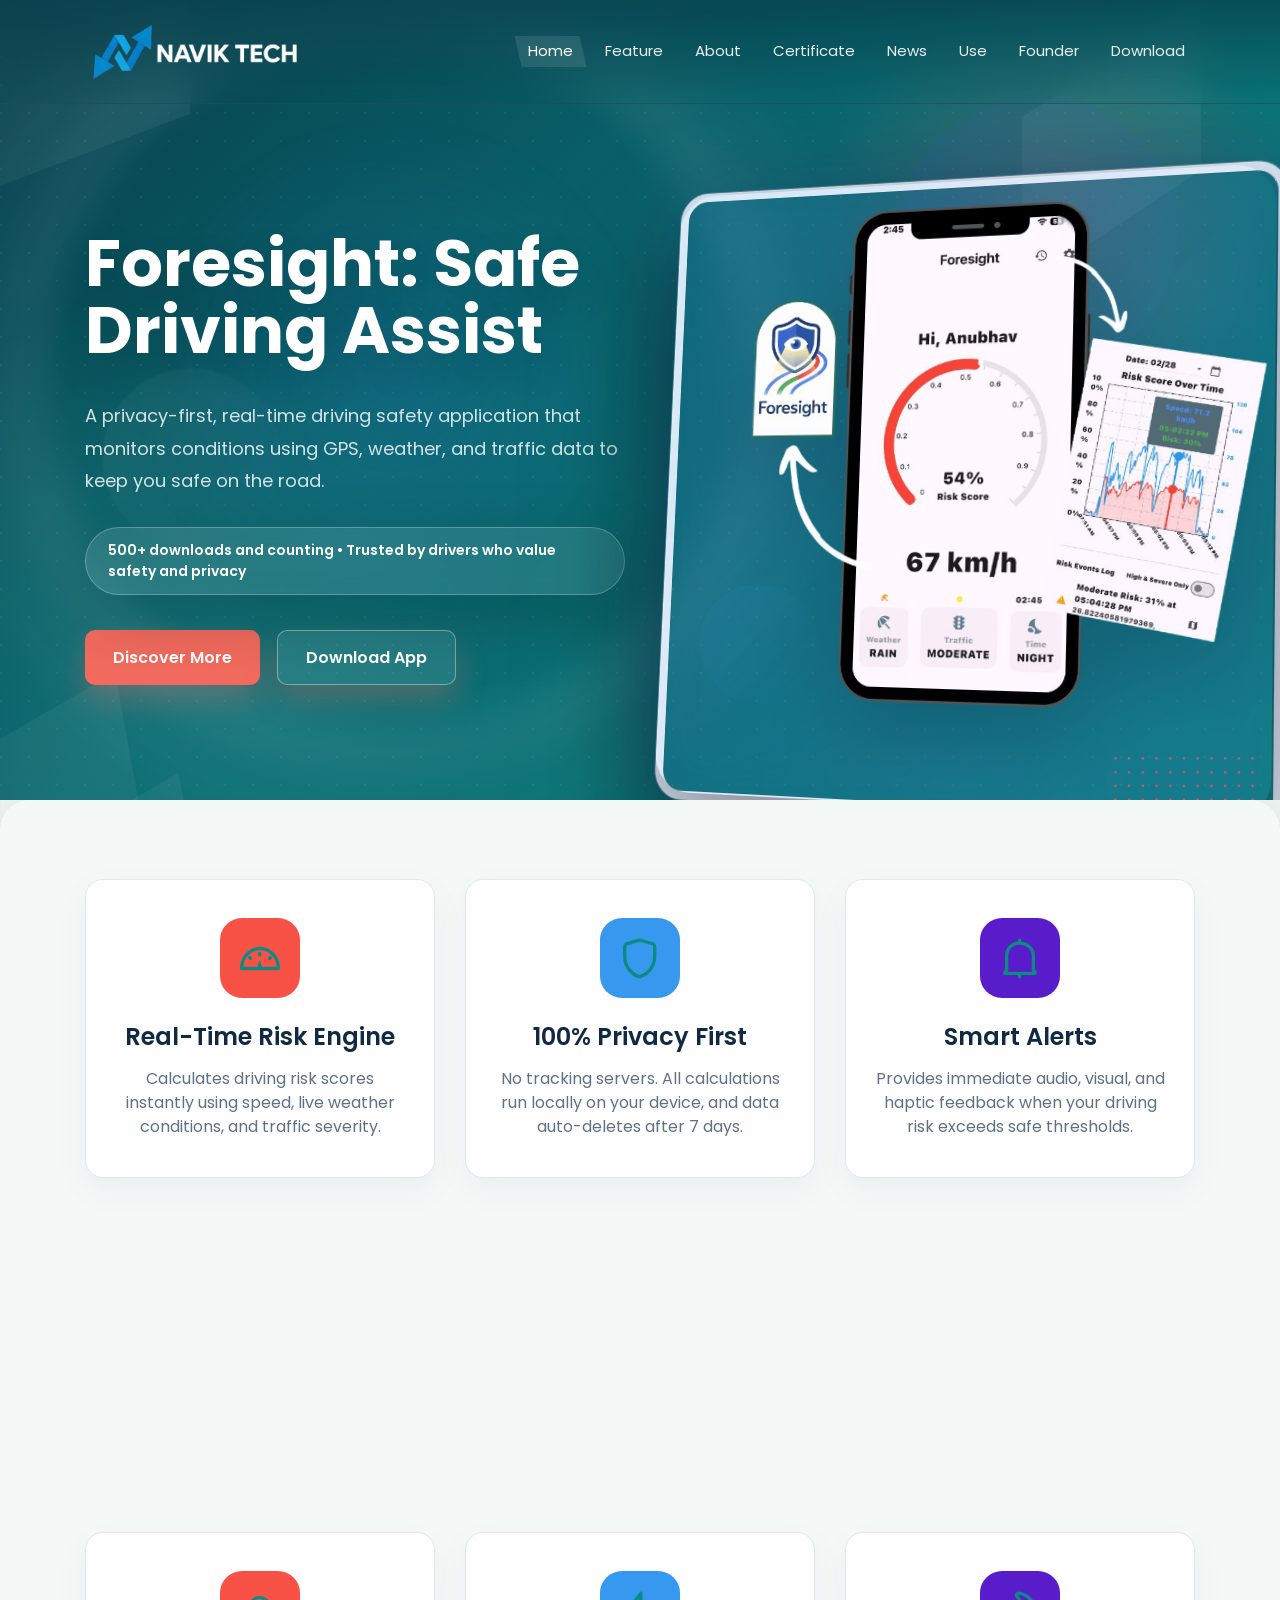
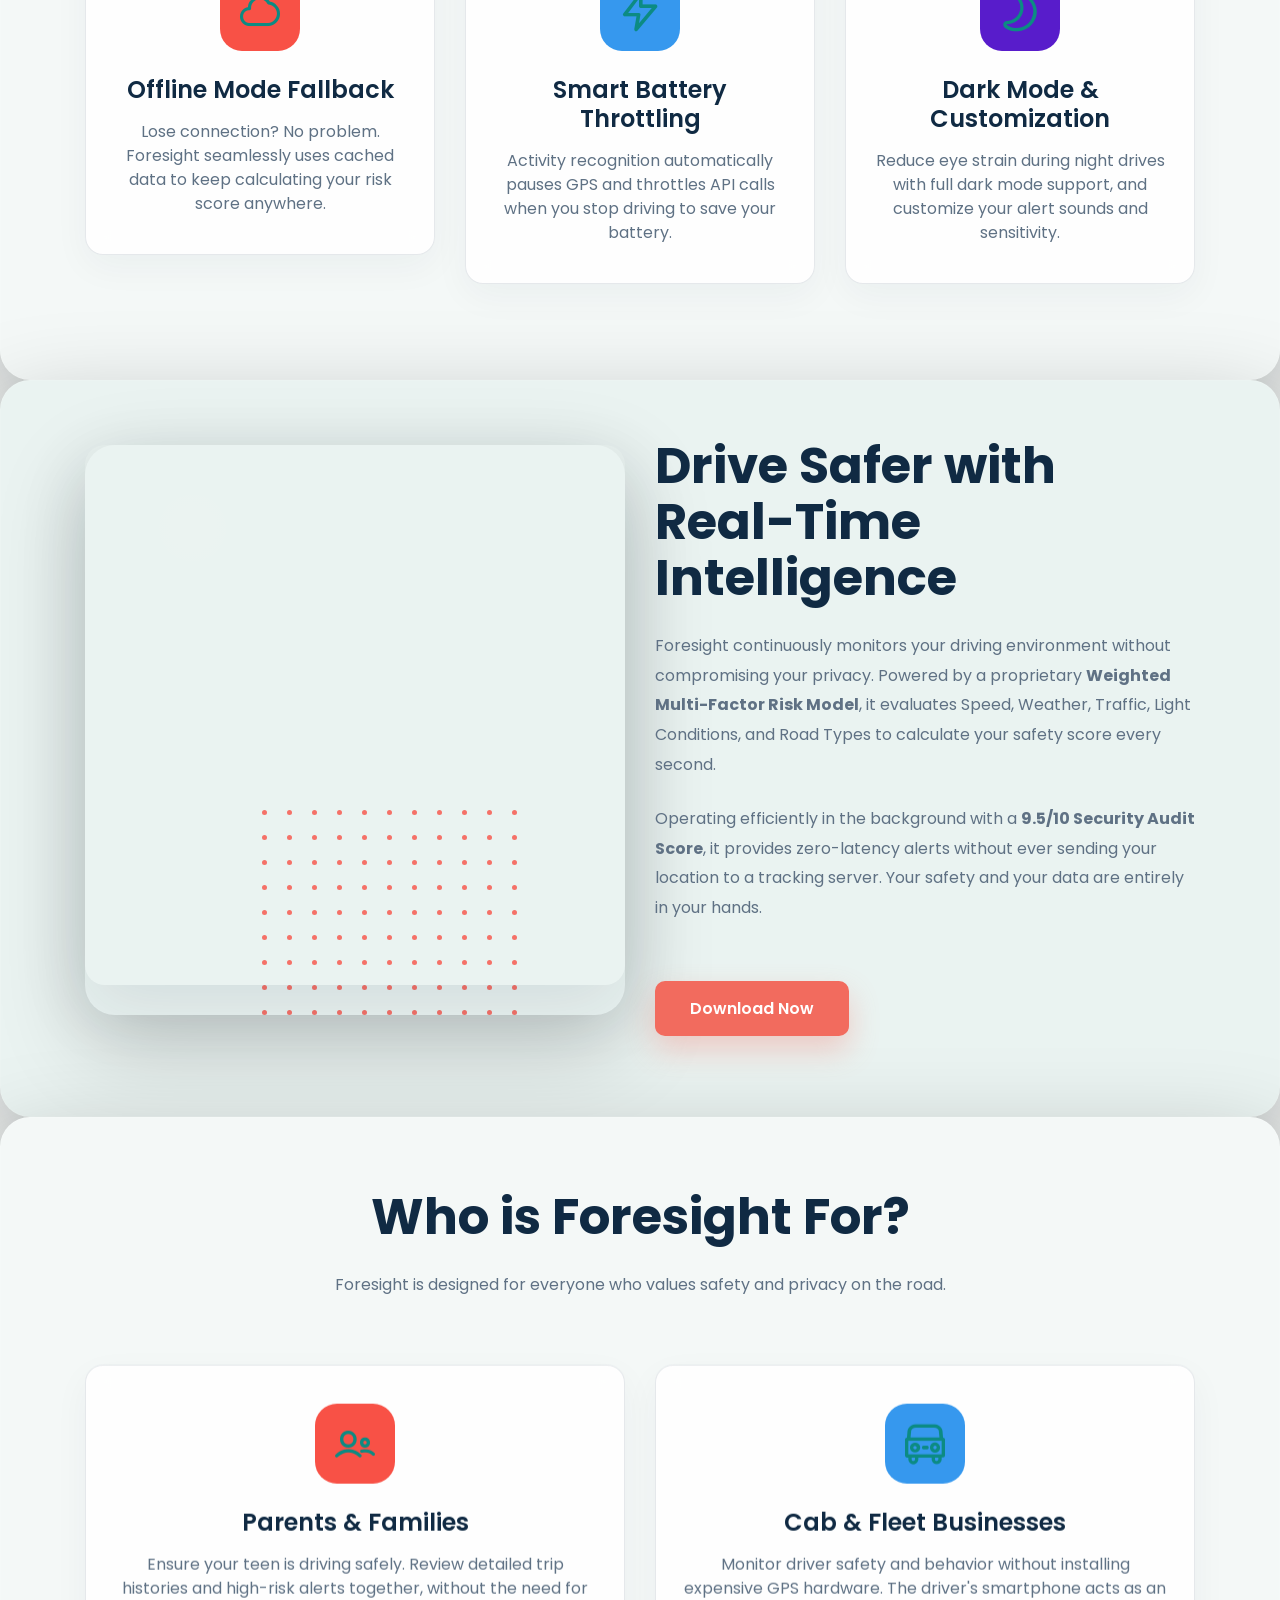
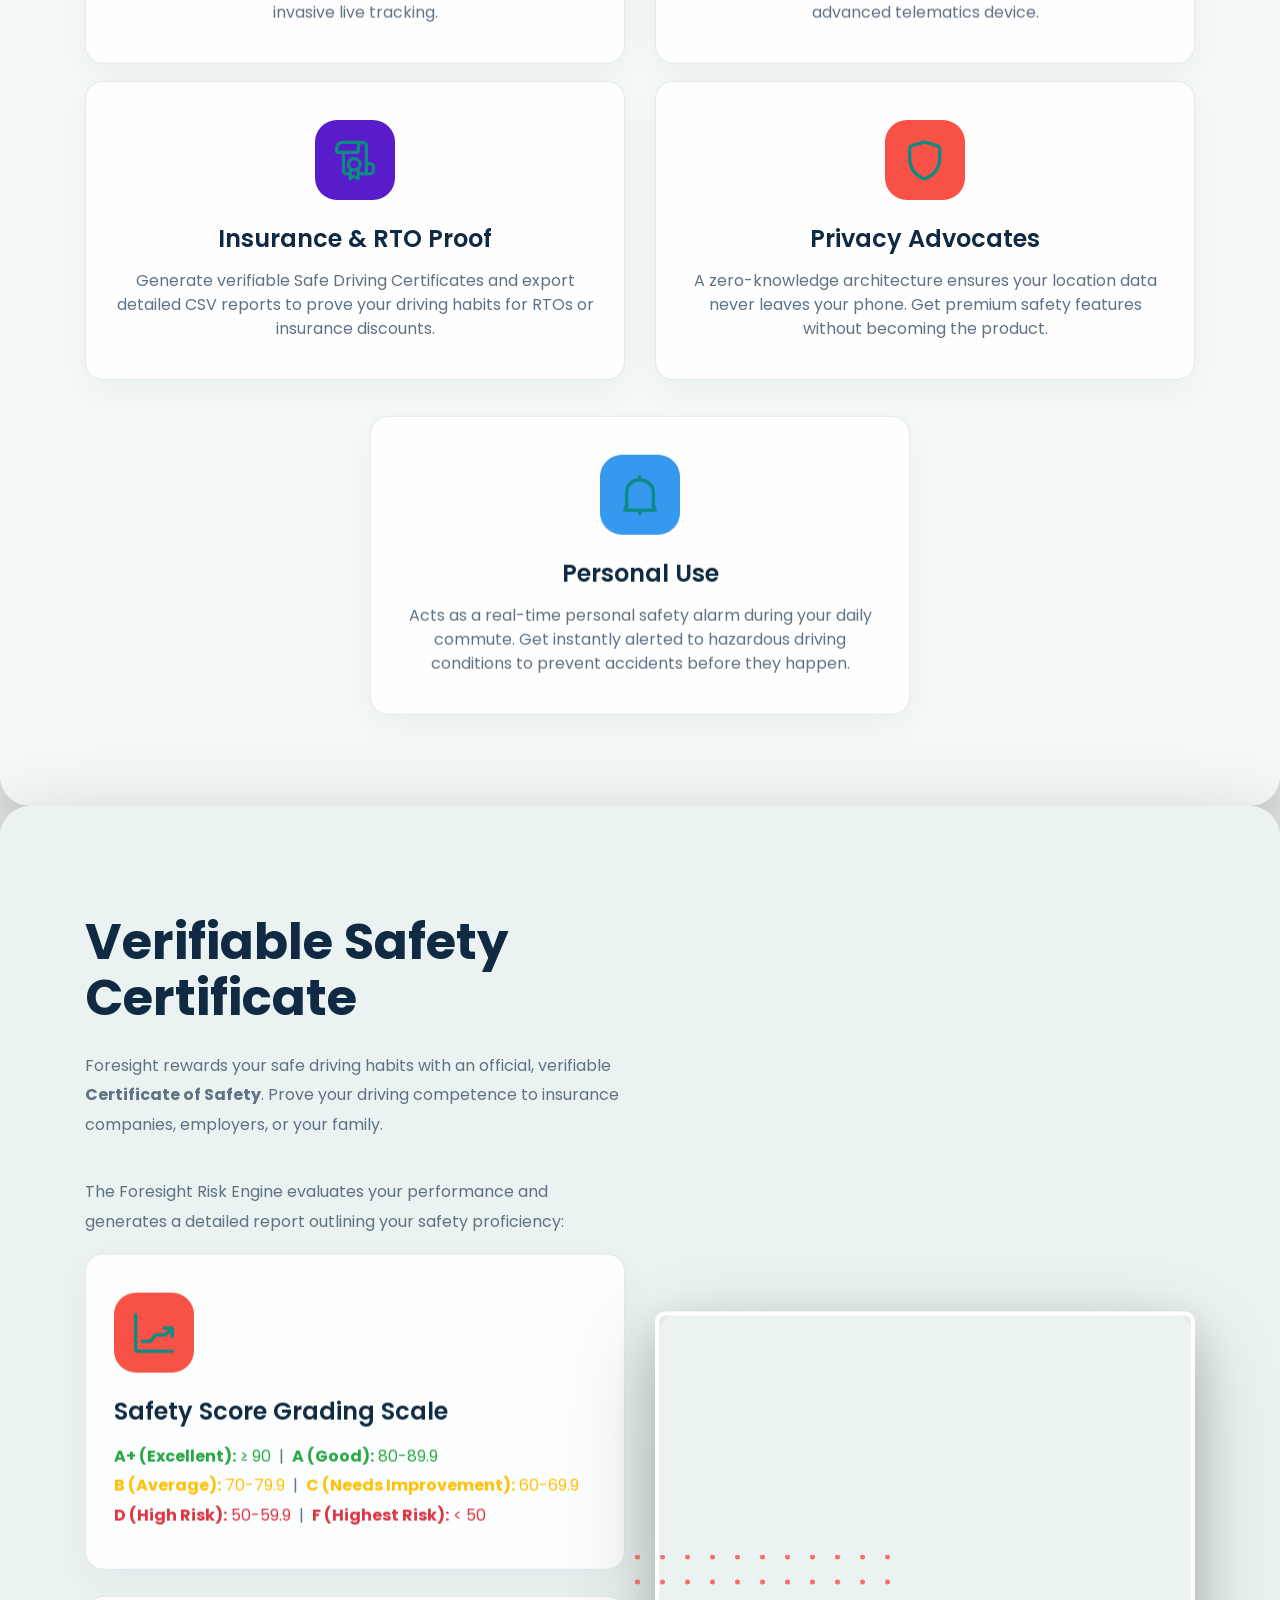
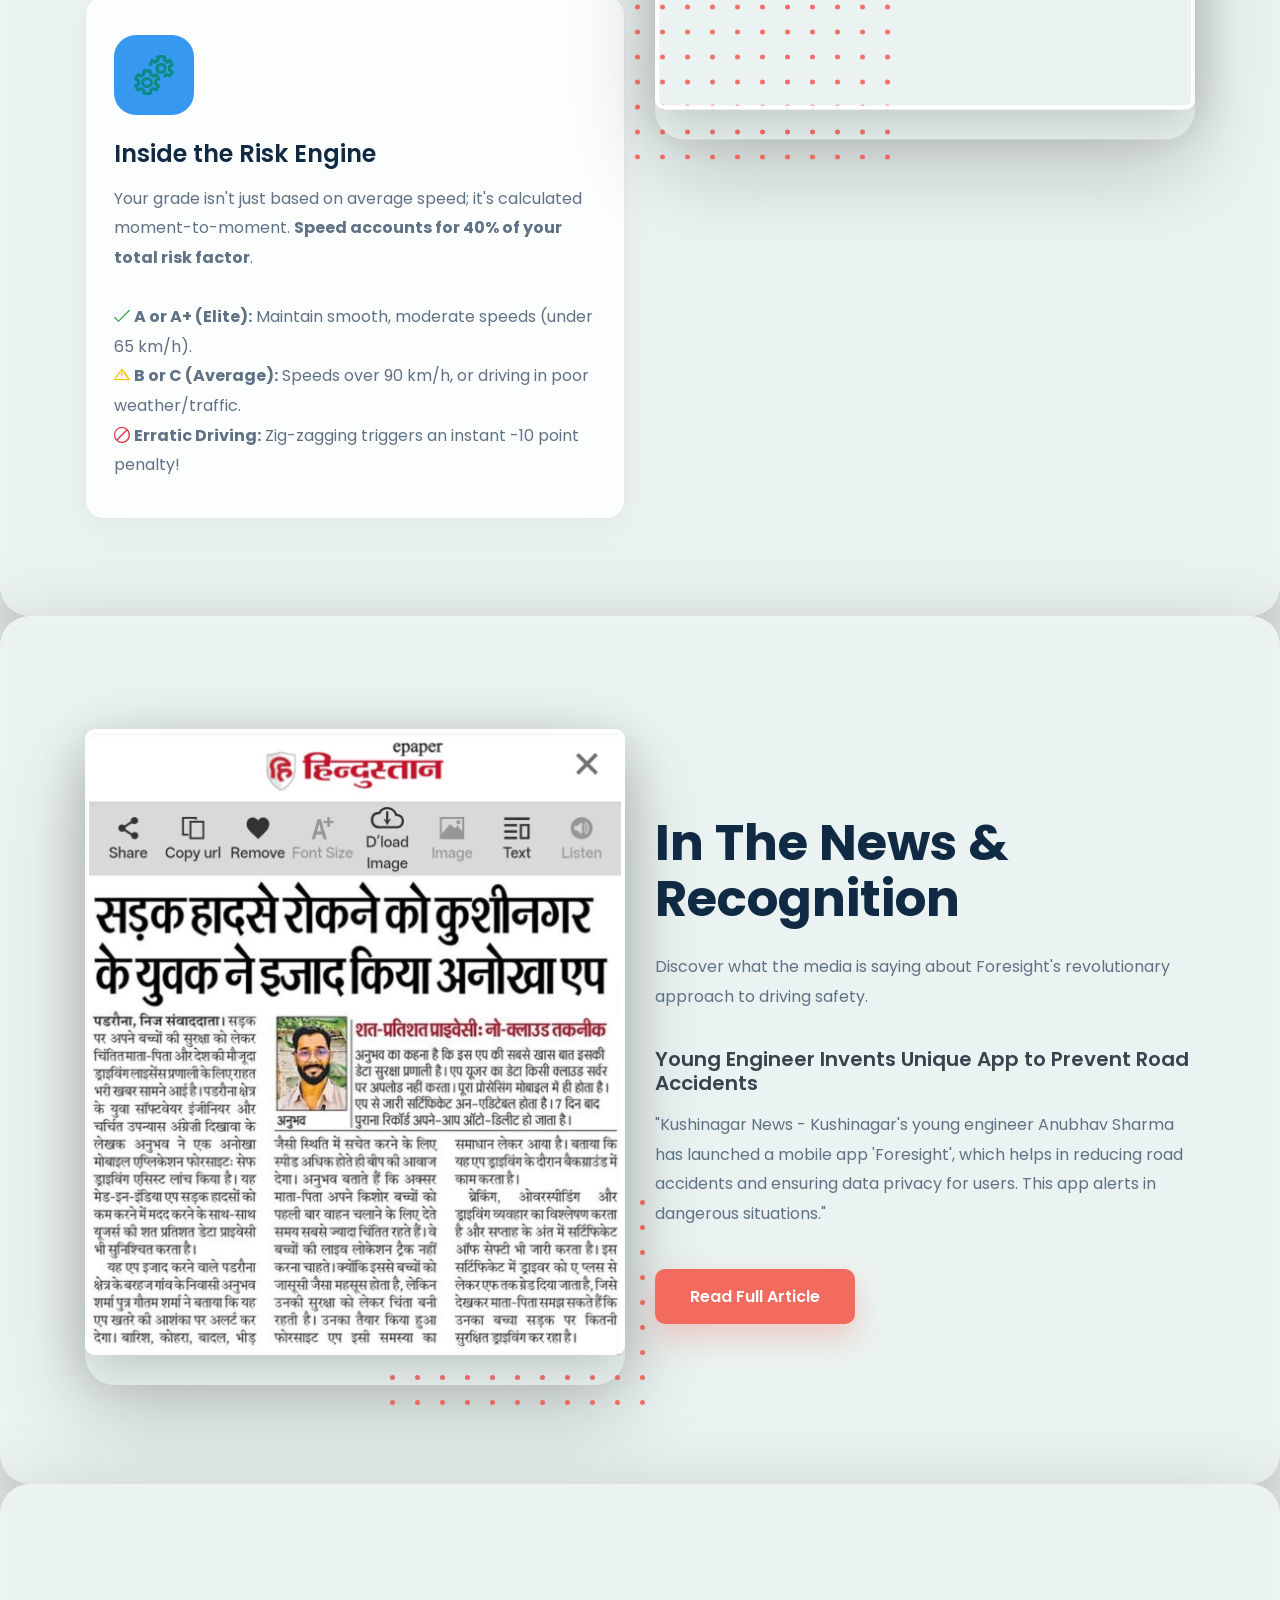
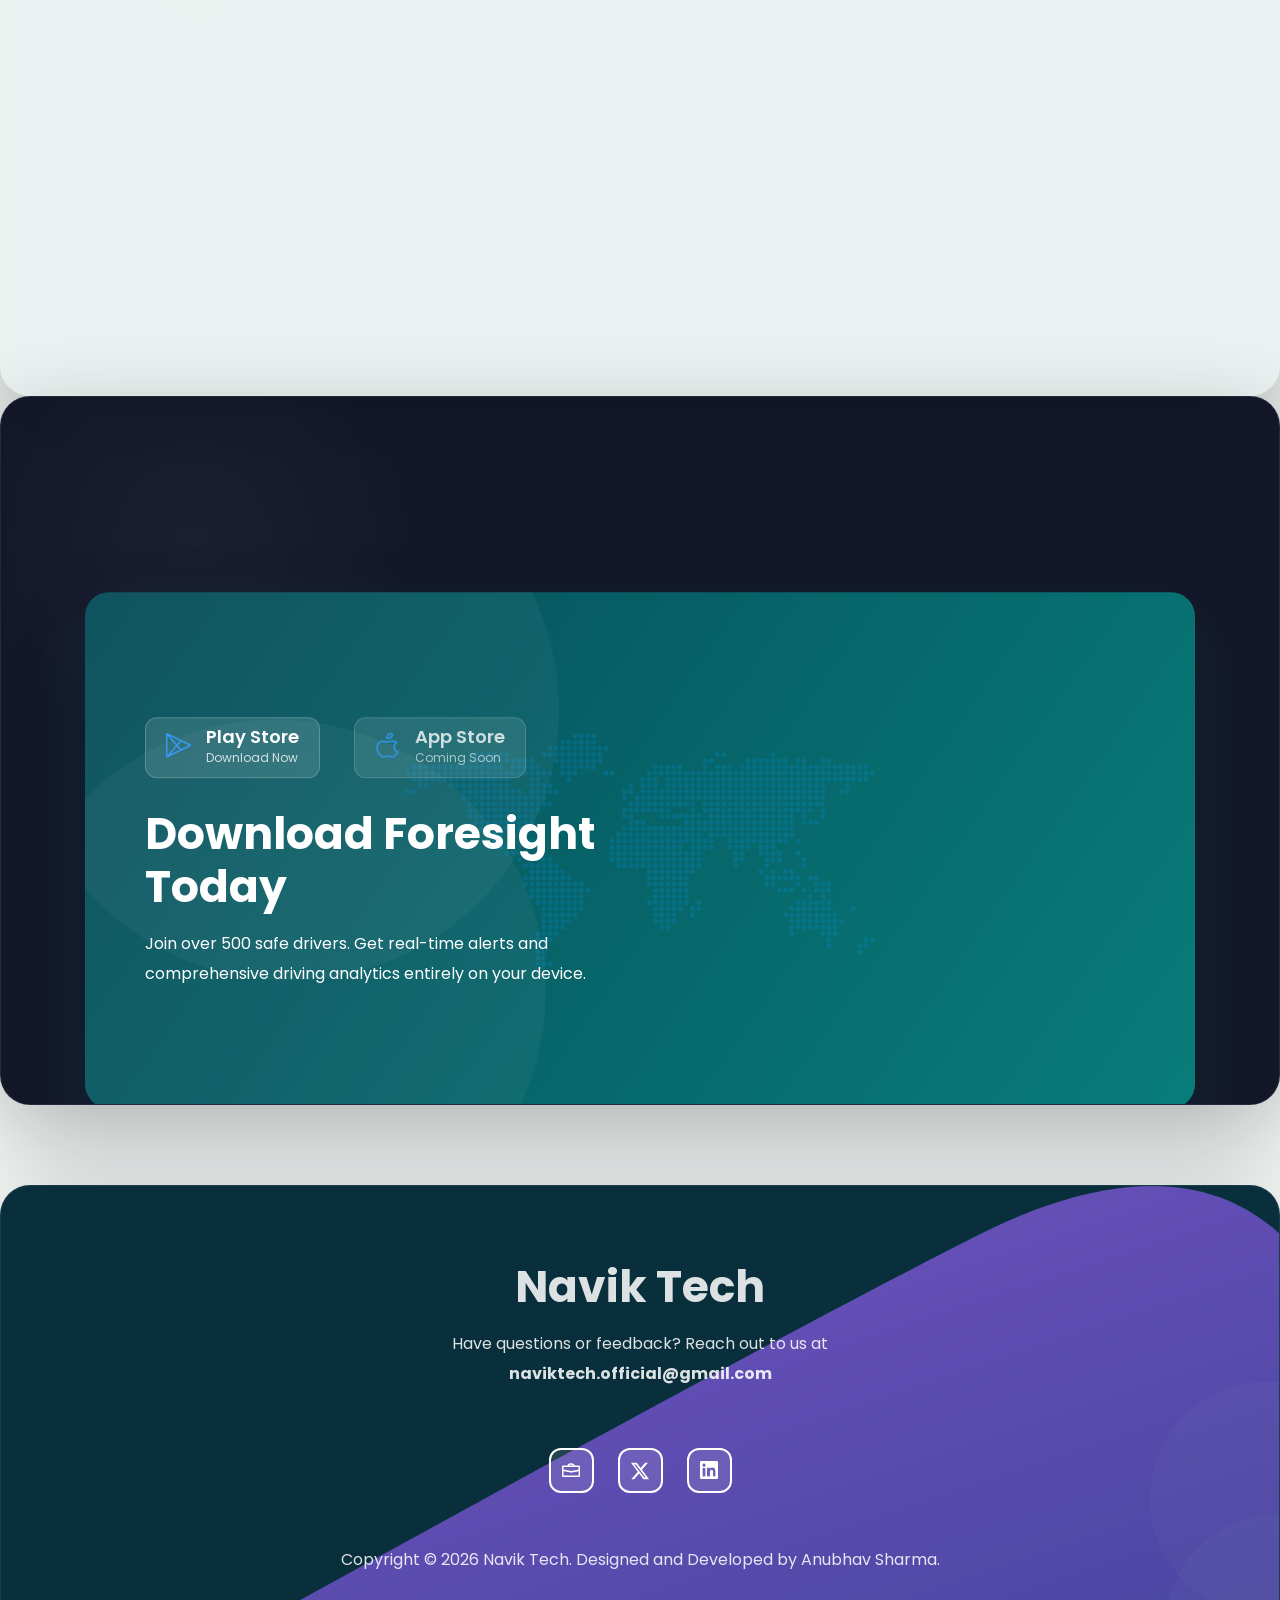
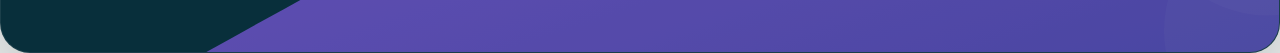
<file: index.html>
<!doctype html>
<html class="no-js" lang="en">

<head>
    <meta charset="utf-8">
    
    <!--====== Title ======-->
    <title>Foresight App by Navik Tech | Founded by Anubhav Sharma</title>
    
    <meta name="description" content="Foresight by Navik Tech, founded by software engineer and author Anubhav Sharma, is a privacy-first, real-time driving safety application that monitors conditions using GPS, weather, and traffic data.">
    <meta name="keywords" content="Anubhav Sharma, Navik Tech, NavikTech, Foresight App, Angrezi Dikhawa, driving safety app, road safety">
    <meta name="robots" content="index, follow">
    <meta name="theme-color" content="#3A424E">
    <link rel="canonical" href="https://www.naviktech.com/" />
    <meta name="viewport" content="width=device-width, initial-scale=1">

    <link rel="preconnect" href="https://fonts.googleapis.com">
    <link rel="preconnect" href="https://fonts.gstatic.com" crossorigin>

    <!--====== Open Graph / Facebook ======-->
    <meta property="og:type" content="website">
    <meta property="og:url" content="https://www.naviktech.com/">
    <meta property="og:title" content="Foresight App by Navik Tech | Founded by Anubhav Sharma">
    <meta property="og:description" content="Foresight by Navik Tech, founded by software engineer and author Anubhav Sharma, is a privacy-first, real-time driving safety application.">
    <meta property="og:image" content="https://www.naviktech.com/assets/images/foresight.png">

    <!--====== Twitter ======-->
    <meta property="twitter:card" content="summary_large_image">
    <meta property="twitter:url" content="https://www.naviktech.com/">
    <meta property="twitter:title" content="Foresight App by Navik Tech | Founded by Anubhav Sharma">
    <meta property="twitter:description" content="Foresight by Navik Tech, founded by software engineer and author Anubhav Sharma, is a privacy-first, real-time driving safety application.">
    <meta property="twitter:image" content="https://www.naviktech.com/assets/images/foresight.png">

    <!--====== Favicon Icon ======-->
    <link rel="icon" href="https://www.naviktech.com/assets/images/favicon.png" type="image/png">
        

        
    <!--====== Animate CSS ======-->
    <link rel="stylesheet" href="assets/css/animate.css">
        

        
    <!--====== Line Icons CSS ======-->
    <link rel="stylesheet" href="assets/css/LineIcons.2.0.css">
        
    <!--====== Bootstrap CSS ======-->
    <link rel="stylesheet" href="assets/css/bootstrap.4.5.2.min.css">
    
    <!--====== Default CSS ======-->
    <link rel="stylesheet" href="assets/css/default.css">
    
    <!--====== Style CSS ======-->
    <link rel="stylesheet" href="assets/css/style.css">

    <!--====== Visual Refresh CSS ======-->
    <link rel="stylesheet" href="assets/css/refresh.css">
    
    <!--====== Custom Card Hover Effects ======-->
    <style>
        /* Smooth raise effect for all feature cards */
        .single_features {
            transition: transform 0.3s ease-out !important;
        }
        .single_features:hover {
            transform: translateY(-8px);
        }
        /* Smooth raise effect for App/Play Store buttons */
        .download_app ul li a {
            transition: transform 0.3s ease-out !important;
        }
        .download_app ul li a:hover {
            transform: translateY(-5px);
        }
        /* Smooth raise effect for main buttons (Discover More, Download App) */
        .main-btn:hover {
            transform: translateY(-5px);
        }
    </style>

    <!--====== Structured Data (Schema.org) ======-->
    <script type="application/ld+json">
    {
      "@context": "https://schema.org",
      "@type": "SoftwareApplication",
      "name": "Foresight: Safe Driving Assist",
      "url": "https://www.naviktech.com/",
      "operatingSystem": "Android, iOS",
      "applicationCategory": "NavigationApplication, SafetyApplication",
      "description": "A privacy-first, real-time driving safety application that monitors conditions using GPS, weather, and traffic data.",
      "image": "https://www.naviktech.com/assets/images/foresight.png",
      "offers": {
        "@type": "Offer",
        "price": "0",
        "priceCurrency": "USD"
      },
      "author": {
        "@type": "Organization",
        "name": "NavikTech",
        "url": "https://www.naviktech.com"
      }
    }
    </script>
    <!--====== Person Structured Data ======-->
    <script type="application/ld+json">
    {
      "@context": "https://schema.org",
      "@type": "Person",
      "name": "Anubhav Sharma",
      "url": "https://www.naviktech.com",
      "image": "https://www.naviktech.com/assets/images/anubhav-sharma-navik-tech-founder.jpg",
      "jobTitle": "Software Engineer & Founder",
      "worksFor": {
        "@type": "Organization",
        "name": "Navik Tech"
      },
      "description": "Founder of Navik Tech and author of the novel 'Angrezi Dikhawa'. Developer of the Foresight safe driving app.",
      "sameAs": [
        "https://x.com/Anubhav96987664",
        "https://www.linkedin.com/in/anubhav-sharma-b29711171/",
        "https://anubhav268s.github.io/Anubhav_Portfolio/"
      ]
    }
    </script>

      <script type="application/ld+json">
    {
      "@context": "https://schema.org",
      "@type": "Organization",
      "name": "Navik Tech",
      "alternateName": "NavikTech",
      "url": "https://www.naviktech.com/",
      "logo": "https://www.naviktech.com/assets/images/naviktech-logo-2.png",
      "founder": {
        "@type": "Person",
        "name": "Anubhav Sharma"
      }
    }
    </script>
    
</head>

<body>
    <!--[if IE]>
    <p class="browserupgrade">You are using an <strong>outdated</strong> browser. Please <a href="https://browsehappy.com/">upgrade your browser</a> to improve your experience and security.</p>
  <![endif]-->

    <!--====== PRELOADER PART START ======-->

    <div class="preloader">
        <div class="loader">
            <div class="ytp-spinner">
                <div class="ytp-spinner-container">
                    <div class="ytp-spinner-rotator">
                        <div class="ytp-spinner-left">
                            <div class="ytp-spinner-circle"></div>
                        </div>
                        <div class="ytp-spinner-right">
                            <div class="ytp-spinner-circle"></div>
                        </div>
                    </div>
                </div>
            </div>
        </div>
    </div>

    <!--====== PRELOADER PART ENDS ======-->
    
    <!--====== HEADER PART START ======-->

    <section class="header_area">
        <div class="header_navbar">
            <div class="container">
                <div class="row">
                    <div class="col-lg-12">
                        <nav class="navbar navbar-expand-lg">
                            <a class="navbar-brand mr-5" href="index.html">
                                <img src="assets/images/naviktech-logo.png" alt="Navik Tech Logo" style="width: 220px; height: auto;">
                            </a>
                            <button class="navbar-toggler" type="button" data-toggle="collapse" data-target="#navbarSupportedContent" aria-controls="navbarSupportedContent" aria-expanded="false" aria-label="Toggle navigation">
                                <span class="toggler-icon"></span>
                                <span class="toggler-icon"></span>
                                <span class="toggler-icon"></span>
                            </button>

                            <div class="collapse navbar-collapse sub-menu-bar" id="navbarSupportedContent">
                                <ul id="nav" class="navbar-nav ml-auto">
                                    <li class="nav-item active">
                                        <a class="page-scroll" href="#home">Home</a>
                                    </li>
                                    <li class="nav-item">
                                        <a class="page-scroll" href="#features">Feature</a>
                                    </li>
                                    <li class="nav-item">
                                        <a class="page-scroll" href="#about">About</a>
                                    </li>
                                    <li class="nav-item">
                                        <a class="page-scroll" href="#certificate">Certificate</a>
                                    </li>
                                    <li class="nav-item">
                                        <a class="page-scroll" href="#news">News</a>
                                    </li>
                                    <li class="nav-item">
                                        <a class="page-scroll" href="#use-cases">Use</a>
                                    </li>
                                    <li class="nav-item">
                                        <a class="page-scroll" href="#founder">Founder</a>
                                    </li>
                                    <li class="nav-item">
                                        <a class="page-scroll" href="#download">Download</a>
                                    </li>
                                </ul>
                            </div> <!-- navbar collapse -->
                        </nav> <!-- navbar -->
                    </div>
                </div> <!-- row -->
            </div> <!-- container -->
        </div> <!-- header navbar -->

        <div id="home" class="header_hero d-lg-flex align-items-center">
            <img class="shape shape-1" src="assets/images/shape-1.svg" alt="" aria-hidden="true">
            <img class="shape shape-2" src="assets/images/shape-2.svg" alt="" aria-hidden="true">
            <img class="shape shape-3" src="assets/images/shape-3.svg" alt="" aria-hidden="true">
            <div class="hero_layers">
                <span class="hero_layer hero_layer-1"></span>
                <span class="hero_layer hero_layer-2"></span>
                <span class="hero_layer hero_layer-3"></span>
            </div>
            
            <div class="container">
                <div class="row align-items-center">
                    <div class="col-lg-6">
                        <div class="header_hero_content mt-45">
                            <h1 class="header_title wow fadeInLeftBig" data-wow-duration="1.3s" data-wow-delay="0.2s">Foresight: Safe Driving Assist</h1>
                            <p class="wow fadeInLeftBig" data-wow-duration="1.3s" data-wow-delay="0.6s">A privacy-first, real-time driving safety application that monitors conditions using GPS, weather, and traffic data to keep you safe on the road.</p>
                            <div class="hero_badge wow fadeInUp" data-wow-duration="1.3s" data-wow-delay="0.9s">500+ downloads and counting • Trusted by drivers who value safety and privacy</div>
                            <ul>
                                <li><a class="main-btn page-scroll wow fadeInUp" data-wow-duration="1.3s" data-wow-delay="1.2s" href="#about">Discover More</a></li>
                                <li><a class="main-btn main-btn-2 wow fadeInUp" data-wow-duration="1.3s" data-wow-delay="1.6s" href="https://play.google.com/store/apps/details?id=com.anubhav.foresight" target="_blank" rel="noopener noreferrer">Download App</a></li>
                            </ul>
                        </div> <!-- header hero content -->
                    </div>
                </div> <!-- row -->
            </div> <!-- container -->
            <div class="header_image d-flex align-items-end">
                <div class="image hero_3d_card wow fadeInRightBig" data-wow-duration="1.3s" data-wow-delay="1.8s">
                    <div class="device-frame">
                        <img src="assets/images/foresight.png" alt="Foresight App Interface" fetchpriority="high" decoding="async">
                        <div class="device-glow"></div>
                    </div>
                    <img src="assets/images/dots.svg" alt="" class="dots" aria-hidden="true">
                </div> <!-- image -->
            </div> <!-- header image -->
        </div> <!-- header hero -->
    </section>

    <!--====== HEADER PART ENDS ======-->
    
    <!--====== FEATURES PART START ======-->

    <section id="features" class="features_area pt-35 pb-80">
        <div class="container">
            <div class="row justify-content-center">
                <div class="col-lg-4 col-md-7 col-sm-8">
                    <div class="single_features mt-30 features_1 text-center wow fadeInUp" data-wow-duration="1.3s" data-wow-delay="0.2s">
                        <div class="features_icon">
                            <i class="lni lni-dashboard"></i>
                        </div>
                        <div class="features_content">
                            <h3 class="features_title">Real-Time Risk Engine</h3>
                            <p>Calculates driving risk scores instantly using speed, live weather conditions, and traffic severity.</p>
                        </div>
                    </div> <!-- single featuresow -->
                </div>
                <div class="col-lg-4 col-md-7 col-sm-8">
                    <div class="single_features mt-30 features_2 text-center wow fadeInUp" data-wow-duration="1.3s" data-wow-delay="0.5s">
                        <div class="features_icon">
                            <i class="lni lni-shield"></i>
                        </div>
                        <div class="features_content">
                            <h3 class="features_title">100% Privacy First</h3>
                            <p>No tracking servers. All calculations run locally on your device, and data auto-deletes after 7 days.</p>
                        </div>
                    </div> <!-- single featuresow -->
                </div>
                <div class="col-lg-4 col-md-7 col-sm-8">
                    <div class="single_features mt-30 features_3 text-center wow fadeInUp" data-wow-duration="1.3s" data-wow-delay="0.9s">
                        <div class="features_icon">
                            <i class="lni lni-alarm"></i>
                        </div>
                        <div class="features_content">
                            <h3 class="features_title">Smart Alerts</h3>
                            <p>Provides immediate audio, visual, and haptic feedback when your driving risk exceeds safe thresholds.</p>
                        </div>
                    </div> <!-- single featuresow -->
                </div>
                <div class="col-lg-4 col-md-7 col-sm-8">
                    <div class="single_features mt-30 features_1 text-center wow fadeInUp" data-wow-duration="1.3s" data-wow-delay="0.2s">
                        <div class="features_icon">
                            <i class="lni lni-stats-up"></i>
                        </div>
                        <div class="features_content">
                            <h3 class="features_title">History & Analytics</h3>
                            <p>View interactive line charts of your driving risk and speed over time. Filter to easily identify high-risk driving moments.</p>
                        </div>
                    </div> <!-- single featuresow -->
                </div>
                <div class="col-lg-4 col-md-7 col-sm-8">
                    <div class="single_features mt-30 features_2 text-center wow fadeInUp" data-wow-duration="1.3s" data-wow-delay="0.5s">
                        <div class="features_icon">
                            <i class="lni lni-download"></i>
                        </div>
                        <div class="features_content">
                            <h3 class="features_title">Data Export & Share</h3>
                            <p>Generate detailed CSV reports of your driving sessions to share with family, employers, or insurance providers.</p>
                        </div>
                    </div> <!-- single featuresow -->
                </div>
                <div class="col-lg-4 col-md-7 col-sm-8">
                    <div class="single_features mt-30 features_3 text-center wow fadeInUp" data-wow-duration="1.3s" data-wow-delay="0.9s">
                        <div class="features_icon">
                            <i class="lni lni-certificate"></i>
                        </div>
                        <div class="features_content">
                            <h3 class="features_title">Safety Certificate</h3>
                            <p>Earn an official driver safety certificate with a unique ID and grade (A+ to F) based on your recent driving habits.</p>
                        </div>
                    </div> <!-- single featuresow -->
                </div>
                <div class="col-lg-4 col-md-7 col-sm-8">
                    <div class="single_features mt-30 features_1 text-center wow fadeInUp" data-wow-duration="1.3s" data-wow-delay="0.2s">
                        <div class="features_icon">
                            <i class="lni lni-cloud"></i>
                        </div>
                        <div class="features_content">
                            <h3 class="features_title">Offline Mode Fallback</h3>
                            <p>Lose connection? No problem. Foresight seamlessly uses cached data to keep calculating your risk score anywhere.</p>
                        </div>
                    </div> <!-- single featuresow -->
                </div>
                <div class="col-lg-4 col-md-7 col-sm-8">
                    <div class="single_features mt-30 features_2 text-center wow fadeInUp" data-wow-duration="1.3s" data-wow-delay="0.5s">
                        <div class="features_icon">
                            <i class="lni lni-bolt"></i>
                        </div>
                        <div class="features_content">
                            <h3 class="features_title">Smart Battery Throttling</h3>
                            <p>Activity recognition automatically pauses GPS and throttles API calls when you stop driving to save your battery.</p>
                        </div>
                    </div> <!-- single featuresow -->
                </div>
                <div class="col-lg-4 col-md-7 col-sm-8">
                    <div class="single_features mt-30 features_3 text-center wow fadeInUp" data-wow-duration="1.3s" data-wow-delay="0.9s">
                        <div class="features_icon">
                            <i class="lni lni-night"></i>
                        </div>
                        <div class="features_content">
                            <h3 class="features_title">Dark Mode & Customization</h3>
                            <p>Reduce eye strain during night drives with full dark mode support, and customize your alert sounds and sensitivity.</p>
                        </div>
                    </div> <!-- single featuresow -->
                </div>
            </div> <!-- row -->
        </div> <!-- container -->
    </section>

    <!--====== FEATURES PART ENDS ======-->
    
    <!--====== ABOUT PART START ======-->

    <section id="about" class="about_area pt-30 pb-80">
        <div class="container">
            <div class="row align-items-center">
                <div class="col-lg-6 col-md-9">
                    <div class="about_image mt-50 wow fadeInRightBig" data-wow-duration="1.3s" data-wow-delay="0.5s">
                        <img class="image" src="assets/images/navikTech.png" alt="Foresight App Features Display" loading="lazy" decoding="async">
                        <img class="dots" src="assets/images/dots.svg" alt="" aria-hidden="true">
                    </div> <!-- about image -->
                </div>
                <div class="col-lg-6">
                    <div class="about_content mt-45 wow fadeInLeftBig" data-wow-duration="1.3s" data-wow-delay="0.5s">
                        <div class="section_title">
                            <h2 class="title">Drive Safer with Real-Time Intelligence</h2>
                            <p>Foresight continuously monitors your driving environment without compromising your privacy. Powered by a proprietary <strong>Weighted Multi-Factor Risk Model</strong>, it evaluates Speed, Weather, Traffic, Light Conditions, and Road Types to calculate your safety score every second.</p>
                            <p class="mt-20">Operating efficiently in the background with a <strong>9.5/10 Security Audit Score</strong>, it provides zero-latency alerts without ever sending your location to a tracking server. Your safety and your data are entirely in your hands.</p>
                        </div>
                        <a class="main-btn" href="https://play.google.com/store/apps/details?id=com.anubhav.foresight" target="_blank" rel="noopener noreferrer">Download Now</a>
                        
                    </div> <!-- about image -->
                </div>
            </div> <!-- row -->
        </div> <!-- container -->
    </section>

    <!--====== ABOUT PART ENDS ======-->
    
    <!--====== USE CASES PART START ======-->

    <section id="use-cases" class="use_cases_area pt-80 pb-80">
        <div class="container">
            <div class="row justify-content-center">
                <div class="col-lg-8">
                    <div class="section_title text-center pb-30">
                        <h2 class="title">Who is Foresight For?</h2>
                        <p>Foresight is designed for everyone who values safety and privacy on the road.</p>
                    </div> <!-- section title -->
                </div>
            </div> <!-- row -->
            <div class="row justify-content-center">
                <div class="col-lg-6 col-md-6 col-sm-10">
                    <div class="single_features mt-30 features_1 text-center wow fadeInUp" data-wow-duration="1.3s" data-wow-delay="0.2s">
                        <div class="features_icon">
                            <i class="lni lni-users"></i>
                        </div>
                        <div class="features_content">
                            <h3 class="features_title">Parents & Families</h3>
                            <p>Ensure your teen is driving safely. Review detailed trip histories and high-risk alerts together, without the need for invasive live tracking.</p>
                        </div>
                    </div> <!-- single features -->
                </div>
                <div class="col-lg-6 col-md-6 col-sm-10">
                    <div class="single_features mt-30 features_2 text-center wow fadeInUp" data-wow-duration="1.3s" data-wow-delay="0.5s">
                        <div class="features_icon">
                            <i class="lni lni-car"></i>
                        </div>
                        <div class="features_content">
                            <h3 class="features_title">Cab & Fleet Businesses</h3>
                            <p>Monitor driver safety and behavior without installing expensive GPS hardware. The driver's smartphone acts as an advanced telematics device.</p>
                        </div>
                    </div> <!-- single features -->
                </div>
                <div class="col-lg-6 col-md-6 col-sm-10">
                    <div class="single_features mt-30 features_3 text-center wow fadeInUp" data-wow-duration="1.3s" data-wow-delay="0.2s">
                        <div class="features_icon">
                            <i class="lni lni-certificate"></i>
                        </div>
                        <div class="features_content">
                            <h3 class="features_title">Insurance & RTO Proof</h3>
                            <p>Generate verifiable Safe Driving Certificates and export detailed CSV reports to prove your driving habits for RTOs or insurance discounts.</p>
                        </div>
                    </div> <!-- single features -->
                </div>
                <div class="col-lg-6 col-md-6 col-sm-10">
                    <div class="single_features mt-30 features_1 text-center wow fadeInUp" data-wow-duration="1.3s" data-wow-delay="0.5s">
                        <div class="features_icon">
                            <i class="lni lni-shield"></i>
                        </div>
                        <div class="features_content">
                            <h3 class="features_title">Privacy Advocates</h3>
                            <p>A zero-knowledge architecture ensures your location data never leaves your phone. Get premium safety features without becoming the product.</p>
                        </div>
                    </div> <!-- single features -->
                </div>
                <div class="col-lg-6 col-md-6 col-sm-10">
                    <div class="single_features mt-30 features_2 text-center wow fadeInUp" data-wow-duration="1.3s" data-wow-delay="0.8s">
                        <div class="features_icon">
                            <i class="lni lni-alarm"></i>
                        </div>
                        <div class="features_content">
                            <h3 class="features_title">Personal Use</h3>
                            <p>Acts as a real-time personal safety alarm during your daily commute. Get instantly alerted to hazardous driving conditions to prevent accidents before they happen.</p>
                        </div>
                    </div> <!-- single features -->
                </div>
            </div> <!-- row -->
        </div> <!-- container -->
    </section>

    <!--====== USE CASES PART ENDS ======-->

    <!--====== CERTIFICATE PART START ======-->

    <section id="certificate" class="about_area pt-80 pb-80">
        <div class="container">
            <div class="row align-items-center">
                <div class="col-lg-6">
                    <div class="about_content mt-45 wow fadeInLeftBig" data-wow-duration="1.3s" data-wow-delay="0.5s">
                        <div class="section_title">
                            <h2 class="title">Verifiable Safety Certificate</h2>
                            <p>Foresight rewards your safe driving habits with an official, verifiable <strong>Certificate of Safety</strong>. Prove your driving competence to insurance companies, employers, or your family.</p>
                        </div>
                        <p class="mt-20">The Foresight Risk Engine evaluates your performance and generates a detailed report outlining your safety proficiency:</p>
                        
                        <div class="single_features mt-30 features_1 wow fadeInUp" data-wow-duration="1.3s" data-wow-delay="0.2s">
                            <div class="features_icon">
                                <i class="lni lni-stats-up"></i>
                            </div>
                            <div class="features_content">
                                <h3 class="features_title">Safety Score Grading Scale</h3>
                                <p>
                                    <span class="text-success"><strong>A+ (Excellent):</strong> &ge; 90</span> &nbsp;|&nbsp; <span class="text-success"><strong>A (Good):</strong> 80-89.9</span> <br>
                                    <span class="text-warning"><strong>B (Average):</strong> 70-79.9</span> &nbsp;|&nbsp; <span class="text-warning"><strong>C (Needs Improvement):</strong> 60-69.9</span> <br>
                                    <span class="text-danger"><strong>D (High Risk):</strong> 50-59.9</span> &nbsp;|&nbsp; <span class="text-danger"><strong>F (Highest Risk):</strong> &lt; 50</span>
                                </p>
                            </div>
                        </div>
                        
                        <div class="single_features mt-30 features_2 wow fadeInUp" data-wow-duration="1.3s" data-wow-delay="0.5s">
                            <div class="features_icon">
                                <i class="lni lni-cogs"></i>
                            </div>
                            <div class="features_content">
                                <h3 class="features_title">Inside the Risk Engine</h3>
                                <p>
                                    Your grade isn't just based on average speed; it's calculated moment-to-moment. <strong>Speed accounts for 40% of your total risk factor</strong>. <br><br>
                                    <i class="lni lni-checkmark text-success"></i> <strong>A or A+ (Elite):</strong> Maintain smooth, moderate speeds (under 65 km/h). <br>
                                    <i class="lni lni-warning text-warning"></i> <strong>B or C (Average):</strong> Speeds over 90 km/h, or driving in poor weather/traffic.<br>
                                    <i class="lni lni-ban text-danger"></i> <strong>Erratic Driving:</strong> Zig-zagging triggers an instant -10 point penalty!
                                </p>
                            </div>
                        </div>
                    </div> <!-- about content -->
                </div>
                <div class="col-lg-6 col-md-9 offset-md-3 offset-lg-0">
                    <div class="about_image mt-50 wow fadeInRightBig" data-wow-duration="1.3s" data-wow-delay="0.5s" style="text-align: center;">
                        <!-- Add your certificate image here and name it 'certificate.jpg' in the assets/images folder -->
                        <img class="image shadow-lg" src="assets/images/certificate.jpg" alt="Foresight Certificate of Safety" loading="lazy" decoding="async" style="border-radius: 10px; border: 4px solid #fff;">
                        <img class="dots" src="assets/images/dots.svg" alt="" aria-hidden="true" style="position: absolute; bottom: -20px; left: -20px; z-index: -1;">
                    </div> <!-- about image -->
                </div>
            </div> <!-- row -->
        </div> <!-- container -->
    </section>

    <!--====== CERTIFICATE PART ENDS ======-->

    <!--====== NEWS PART START ======-->

    <section id="news" class="about_area pt-80 pb-80">
        <div class="container">
            <div class="row align-items-center">
                <div class="col-lg-6 col-md-9">
                    <div class="about_image mt-50 wow fadeInLeftBig" data-wow-duration="1.3s" data-wow-delay="0.5s" style="position: relative; text-align: center;">
                        <!-- Add your news screenshot image here and name it 'news-article.png' -->
                        <img class="image shadow-lg" src="assets/images/news-article.png" alt="Foresight App in the News" loading="lazy" decoding="async" style="border-radius: 10px; border: 4px solid #fff;">
                        <img class="dots" src="assets/images/dots.svg" alt="" aria-hidden="true" style="position: absolute; bottom: -20px; right: -20px; z-index: -1;">
                    </div> <!-- about image -->
                </div>
                <div class="col-lg-6">
                    <div class="about_content mt-45 wow fadeInRightBig" data-wow-duration="1.3s" data-wow-delay="0.5s">
                        <div class="section_title">
                            <h2 class="title">In The News & Recognition</h2>
                            <p class="mt-20">Discover what the media is saying about Foresight's revolutionary approach to driving safety.</p>
                        </div>
                        
                        <h3 class="mt-30" style="font-size: 20px; font-weight: 600; color: #3A424E;">Young Engineer Invents Unique App to Prevent Road Accidents</h3>
                        <p class="mt-15">"Kushinagar News - Kushinagar's young engineer Anubhav Sharma has launched a mobile app 'Foresight', which helps in reducing road accidents and ensuring data privacy for users. This app alerts in dangerous situations."</p>
                        
                        <a class="main-btn mt-30" href="https://www.livehindustan.com/uttar-pradesh/kushinagar/story-innovative-mobile-app-foresight-launches-to-enhance-road-safety-and-data-privacy-201773373318534.html" target="_blank" rel="noopener noreferrer">Read Full Article</a>
                    </div> <!-- about content -->
                </div>
            </div> <!-- row -->
        </div> <!-- container -->
    </section>

    <!--====== NEWS PART ENDS ======-->

    <!--====== FOUNDER PART START ======-->

    <section id="founder" class="founder_area pt-30 pb-80">
        <div class="container">
            <div class="row align-items-center">
                <div class="col-lg-6">
                    <div class="founder_content mt-45 wow fadeInLeftBig" data-wow-duration="1.3s" data-wow-delay="0.5s">
                        <div class="section_title">
                            <h2 class="title">Meet the Founder</h2>
                            <p class="mt-20">Hi, I'm <strong>Anubhav Sharma</strong>, Founder & CEO of Navik Tech. My mission is to revolutionize road safety through privacy-first technology.</p>
                            <p class="mt-20">With a strong background in software engineering and a passion for saving lives, I built Foresight to empower drivers with real-time intelligence. I believe that safety should never come at the cost of personal privacy, which is why Foresight is built from the ground up to protect your data.</p>
                        </div>
                    </div> <!-- founder content -->
                </div>
                <div class="col-lg-6 col-md-9 offset-md-3 offset-lg-0">
                    <div class="founder_image mt-50 wow fadeInRightBig" data-wow-duration="1.3s" data-wow-delay="0.5s" style="position: relative; text-align: center;">
                        <!-- Make sure to place your image in the assets/images folder and rename it to founder.jpg, or change the src below -->
                        <img class="image rounded-circle shadow-lg" src="assets/images/anubhav-sharma-navik-tech-founder.jpg" alt="Anubhav Sharma - Founder of Navik Tech and Author of Angrezi Dikhawa" loading="lazy" decoding="async" style="width: 350px; height: 350px; object-fit: cover; border: 8px solid #fff;">
                        <img class="dots" src="assets/images/dots.svg" alt="" aria-hidden="true" style="position: absolute; bottom: -20px; right: 10%; z-index: -1; width: 150px;">
                    </div> <!-- founder image -->
                </div>
            </div> <!-- row -->
        </div> <!-- container -->
    </section>

    <!--====== FOUNDER PART ENDS ======-->
    
    <!--====== DOWNLOAD APP PART START ======-->

    <section id="download" class="download_app_area pt-80 mb-80">
        <div class="container">
            <div class="download_app">
                <div class="download_shape">
                    <img src="assets/images/shape-5.svg" alt="" aria-hidden="true">
                </div>
                <div class="download_shape_2">
                    <img src="assets/images/shape-6.png" alt="" aria-hidden="true">
                </div>
                <div class="download_app_content">
                    <ul>
                        <li>
                            <a class="d-flex align-items-center" href="https://play.google.com/store/apps/details?id=com.anubhav.foresight" target="_blank" rel="noopener noreferrer">
                                <span class="icon">
                                    <i class="lni lni-play-store"></i>
                                </span>
                                <span class="content media-body">
                                    <h6 class="title">Play Store</h6>
                                    <p>Download Now</p>
                                </span>
                            </a>
                        </li>
                        <li>
                            <a class="d-flex align-items-center" href="javascript:void(0)" style="cursor: default; opacity: 0.8;">
                                <span class="icon">
                                    <i class="lni lni-apple"></i>
                                </span>
                                <span class="content">
                                    <h6 class="title">App Store</h6>
                                    <p>Coming Soon</p>
                                </span>
                            </a>
                        </li>
                    </ul>
                    <h2 class="download_title mt-30">Download Foresight Today</h2>
                    <p>Join over 500 safe drivers. Get real-time alerts and comprehensive driving analytics entirely on your device.</p>
                </div>  <!-- download app content -->
            </div> <!-- download app -->
        </div> <!-- container -->
        <div class="download_app_image d-none d-lg-flex align-items-end">
            <div class="image wow fadeInRightBig" data-wow-duration="1.3s" data-wow-delay="0.5s">
                <img src="assets/images/foresight-by-naviktech.png" alt="Download Foresight Mobile App" loading="lazy" decoding="async">
            </div> <!-- image -->
        </div> <!-- download app image -->
    </section>

    <!--====== DOWNLOAD APP PART ENDS ======-->
    
    <!--====== FOOTER PART START ======-->

    <section id="footer" class="footer_area pt-75 pb-80">
        <div class="container">
            <div class="row justify-content-center">
                <div class="col-lg-7">
                    <div class="footer_subscribe text-center">
                        <h2 class="subscribe_title">Navik Tech</h2>
                        <p>Have questions or feedback? Reach out to us at <strong>naviktech.official@gmail.com</strong></p>
                    </div> <!-- footer subscribe -->
                    <div class="footer_social text-center mt-60">
                        <ul>
                            <li><a href="https://anubhav268s.github.io/Anubhav_Portfolio/" target="_blank" rel="noopener noreferrer" title="Portfolio"><span class="lni lni-briefcase"></span></a></li>
                            <li><a href="https://x.com/Anubhav96987664" target="_blank" rel="noopener noreferrer" title="X">
                                <svg xmlns="http://www.w3.org/2000/svg" width="18" height="18" fill="currentColor" viewBox="0 0 16 16" style="vertical-align: middle; margin-bottom: 3px;">
                                    <path d="M12.6.75h2.454l-5.36 6.142L16 15.25h-4.937l-3.867-5.07-4.425 5.07H.316l5.733-6.57L0 .75h5.063l3.495 4.633L12.601.75Zm-.86 13.028h1.36L4.323 2.145H2.865l8.875 11.633Z"/>
                                </svg>
                            </a></li>
                            <li><a href="https://www.linkedin.com/in/anubhav-sharma-b29711171/" target="_blank" rel="noopener noreferrer" title="LinkedIn"><span class="lni lni-linkedin-original"></span></a></li>
                        </ul>
                    </div> <!-- footer social -->
                    <div class="footer_copyright text-center mt-55">
                        <p>Copyright &copy; 2026 Navik Tech. Designed and Developed by Anubhav Sharma.</p>
                    </div> <!-- footer copyright -->
                </div>
            </div> <!-- row -->
        </div> <!-- container -->
    </section>

    <!--====== FOOTER PART ENDS ======-->
    
    <!--====== BACK TOP TOP PART START ======-->

    <a href="#" class="back-to-top"><i class="lni lni-chevron-up"></i></a>

    <!--====== BACK TOP TOP PART ENDS ======-->
    
    <!--====== PART START ======-->

<!--
    <section class="">
        <div class="container">
            <div class="row">
                <div class="col-lg-">
                    
                </div>
            </div>
        </div>
    </section>
-->

    <!--====== PART ENDS ======-->
    




    <!--====== Jquery js ======-->
    <script src="assets/js/vendor/jquery-1.12.4.min.js"></script>
    <script src="assets/js/vendor/modernizr-3.7.1.min.js"></script>
    
    <!--====== Bootstrap js ======-->
    <script src="assets/js/popper.min.js"></script>
    <script src="assets/js/bootstrap.4.5.2.min.js"></script>

    
    <!--====== Scrolling Nav js ======-->
    <script src="assets/js/jquery.easing.min.js"></script>
    <script src="assets/js/scrolling-nav.js"></script>
    
    <!--====== wow js ======-->
    <script src="assets/js/wow.min.js"></script>
    
    <!--====== Main js ======-->
    <script src="assets/js/main.js"></script>
    
</body>

</html>
</file>
<file: assets/css/default.css>
/* Deafult Margin & Padding */
/*-- Margin Top --*/
.mt-5 {
	margin-top: 5px;
}
.mt-10 {
	margin-top: 10px;
}
.mt-15 {
	margin-top: 15px;
}
.mt-20 {
	margin-top: 20px;
}
.mt-25 {
	margin-top: 25px;
}
.mt-30 {
	margin-top: 30px;
}
.mt-35 {
	margin-top: 35px;
}
.mt-40 {
	margin-top: 40px;
}
.mt-45 {
	margin-top: 45px;
}
.mt-50 {
	margin-top: 50px;
}
.mt-55 {
	margin-top: 55px;
}
.mt-60 {
	margin-top: 60px;
}
.mt-65 {
	margin-top: 65px;
}
.mt-70 {
	margin-top: 70px;
}
.mt-75 {
	margin-top: 75px;
}
.mt-80 {
	margin-top: 80px;
}
.mt-85 {
	margin-top: 85px;
}
.mt-90 {
	margin-top: 90px;
}
.mt-95 {
	margin-top: 95px;
}
.mt-100 {
	margin-top: 100px;
}
.mt-105 {
	margin-top: 105px;
}
.mt-110 {
	margin-top: 110px;
}
.mt-115 {
	margin-top: 115px;
}
.mt-120 {
	margin-top: 120px;
}
.mt-125 {
	margin-top: 125px;
}
.mt-130 {
	margin-top: 130px;
}
.mt-135 {
	margin-top: 135px;
}
.mt-140 {
	margin-top: 140px;
}
.mt-145 {
	margin-top: 145px;
}
.mt-150 {
	margin-top: 150px;
}
.mt-155 {
	margin-top: 155px;
}
.mt-160 {
	margin-top: 160px;
}
.mt-165 {
	margin-top: 165px;
}
.mt-170 {
	margin-top: 170px;
}
.mt-175 {
	margin-top: 175px;
}
.mt-180 {
	margin-top: 180px;
}
.mt-185 {
	margin-top: 185px;
}
.mt-190 {
	margin-top: 190px;
}
.mt-195 {
	margin-top: 195px;
}
.mt-200 {
	margin-top: 200px;
}
/*-- Margin Bottom --*/

.mb-5 {
	margin-bottom: 5px;
}
.mb-10 {
	margin-bottom: 10px;
}
.mb-15 {
	margin-bottom: 15px;
}
.mb-20 {
	margin-bottom: 20px;
}
.mb-25 {
	margin-bottom: 25px;
}
.mb-30 {
	margin-bottom: 30px;
}
.mb-35 {
	margin-bottom: 35px;
}
.mb-40 {
	margin-bottom: 40px;
}
.mb-45 {
	margin-bottom: 45px;
}
.mb-50 {
	margin-bottom: 50px;
}
.mb-55 {
	margin-bottom: 55px;
}
.mb-60 {
	margin-bottom: 60px;
}
.mb-65 {
	margin-bottom: 65px;
}
.mb-70 {
	margin-bottom: 70px;
}
.mb-75 {
	margin-bottom: 75px;
}
.mb-80 {
	margin-bottom: 80px;
}
.mb-85 {
	margin-bottom: 85px;
}
.mb-90 {
	margin-bottom: 90px;
}
.mb-95 {
	margin-bottom: 95px;
}
.mb-100 {
	margin-bottom: 100px;
}
.mb-105 {
	margin-bottom: 105px;
}
.mb-110 {
	margin-bottom: 110px;
}
.mb-115 {
	margin-bottom: 115px;
}
.mb-120 {
	margin-bottom: 120px;
}
.mb-125 {
	margin-bottom: 125px;
}
.mb-130 {
	margin-bottom: 130px;
}
.mb-135 {
	margin-bottom: 135px;
}
.mb-140 {
	margin-bottom: 140px;
}
.mb-145 {
	margin-bottom: 145px;
}
.mb-150 {
	margin-bottom: 150px;
}
.mb-155 {
	margin-bottom: 155px;
}
.mb-160 {
	margin-bottom: 160px;
}
.mb-165 {
	margin-bottom: 165px;
}
.mb-170 {
	margin-bottom: 170px;
}
.mb-175 {
	margin-bottom: 175px;
}
.mb-180 {
	margin-bottom: 180px;
}
.mb-185 {
	margin-bottom: 185px;
}
.mb-190 {
	margin-bottom: 190px;
}
.mb-195 {
	margin-bottom: 195px;
}
.mb-200 {
	margin-bottom: 200px;
}
/*-- margin left --*/
.ml-5 {
	margin-left: 5px;
}
.ml-10 {
	margin-left: 10px;
}
.ml-15 {
	margin-left: 15px;
}
.ml-20 {
	margin-left: 20px;
}
.ml-25 {
	margin-left: 25px;
}
.ml-30 {
	margin-left: 30px;
}
.ml-35 {
	margin-left: 35px;
}
.ml-40 {
	margin-left: 40px;
}
.ml-45 {
	margin-left: 45px;
}
.ml-50 {
	margin-left: 50px;
}
.ml-55 {
	margin-left: 55px;
}
.ml-60 {
	margin-left: 60px;
}
.ml-65 {
	margin-left: 65px;
}
.ml-70 {
	margin-left: 70px;
}
.ml-75 {
	margin-left: 75px;
}
.ml-80 {
	margin-left: 80px;
}
.ml-85 {
	margin-left: 85px;
}
.ml-90 {
	margin-left: 90px;
}
.ml-95 {
	margin-left: 95px;
}
.ml-100 {
	margin-left: 100px;
}
.ml-105 {
	margin-left: 105px;
}
.ml-110 {
	margin-left: 110px;
}
.ml-115 {
	margin-left: 115px;
}
.ml-120 {
	margin-left: 120px;
}
.ml-125 {
	margin-left: 125px;
}
.ml-130 {
	margin-left: 130px;
}
.ml-135 {
	margin-left: 135px;
}
.ml-140 {
	margin-left: 140px;
}
.ml-145 {
	margin-left: 145px;
}
.ml-150 {
	margin-left: 150px;
}
.ml-155 {
	margin-left: 155px;
}
.ml-160 {
	margin-left: 160px;
}
.ml-165 {
	margin-left: 165px;
}
.ml-170 {
	margin-left: 170px;
}
.ml-175 {
	margin-left: 175px;
}
.ml-180 {
	margin-left: 180px;
}
.ml-185 {
	margin-left: 185px;
}
.ml-190 {
	margin-left: 190px;
}
.ml-195 {
	margin-left: 195px;
}
.ml-200 {
	margin-left: 200px;
}
/*-- margin right --*/
.mr-5 {
	margin-right: 5px;
}
.mr-10 {
	margin-right: 10px;
}
.mr-15 {
	margin-right: 15px;
}
.mr-20 {
	margin-right: 20px;
}
.mr-25 {
	margin-right: 25px;
}
.mr-30 {
	margin-right: 30px;
}
.mr-35 {
	margin-right: 35px;
}
.mr-40 {
	margin-right: 40px;
}
.mr-45 {
	margin-right: 45px;
}
.mr-50 {
	margin-right: 50px;
}
.mr-55 {
	margin-right: 55px;
}
.mr-60 {
	margin-right: 60px;
}
.mr-65 {
	margin-right: 65px;
}
.mr-70 {
	margin-right: 70px;
}
.mr-75 {
	margin-right: 75px;
}
.mr-80 {
	margin-right: 80px;
}
.mr-85 {
	margin-right: 85px;
}
.mr-90 {
	margin-right: 90px;
}
.mr-95 {
	margin-right: 95px;
}
.mr-100 {
	margin-right: 100px;
}
.mr-105 {
	margin-right: 105px;
}
.mr-110 {
	margin-right: 110px;
}
.mr-115 {
	margin-right: 115px;
}
.mr-120 {
	margin-right: 120px;
}
.mr-125 {
	margin-right: 125px;
}
.mr-130 {
	margin-right: 130px;
}
.mr-135 {
	margin-right: 135px;
}
.mr-140 {
	margin-right: 140px;
}
.mr-145 {
	margin-right: 145px;
}
.mr-150 {
	margin-right: 150px;
}
.mr-155 {
	margin-right: 155px;
}
.mr-160 {
	margin-right: 160px;
}
.mr-165 {
	margin-right: 165px;
}
.mr-170 {
	margin-right: 170px;
}
.mr-175 {
	margin-right: 175px;
}
.mr-180 {
	margin-right: 180px;
}
.mr-185 {
	margin-right: 185px;
}
.mr-190 {
	margin-right: 190px;
}
.mr-195 {
	margin-right: 195px;
}
.mr-200 {
	margin-right: 200px;
}


/*-- Padding Top --*/

.pt-5 {
	padding-top: 5px;
}
.pt-10 {
	padding-top: 10px;
}
.pt-15 {
	padding-top: 15px;
}
.pt-20 {
	padding-top: 20px;
}
.pt-25 {
	padding-top: 25px;
}
.pt-30 {
	padding-top: 30px;
}
.pt-35 {
	padding-top: 35px;
}
.pt-40 {
	padding-top: 40px;
}
.pt-45 {
	padding-top: 45px;
}
.pt-50 {
	padding-top: 50px;
}
.pt-55 {
	padding-top: 55px;
}
.pt-60 {
	padding-top: 60px;
}
.pt-65 {
	padding-top: 65px;
}
.pt-70 {
	padding-top: 70px;
}
.pt-75 {
	padding-top: 75px;
}
.pt-80 {
	padding-top: 80px;
}
.pt-85 {
	padding-top: 85px;
}
.pt-90 {
	padding-top: 90px;
}
.pt-95 {
	padding-top: 95px;
}
.pt-100 {
	padding-top: 100px;
}
.pt-105 {
	padding-top: 105px;
}
.pt-110 {
	padding-top: 110px;
}
.pt-115 {
	padding-top: 115px;
}
.pt-120 {
	padding-top: 120px;
}
.pt-125 {
	padding-top: 125px;
}
.pt-130 {
	padding-top: 130px;
}
.pt-135 {
	padding-top: 135px;
}
.pt-140 {
	padding-top: 140px;
}
.pt-145 {
	padding-top: 145px;
}
.pt-150 {
	padding-top: 150px;
}
.pt-155 {
	padding-top: 155px;
}
.pt-160 {
	padding-top: 160px;
}
.pt-165 {
	padding-top: 165px;
}
.pt-170 {
	padding-top: 170px;
}
.pt-175 {
	padding-top: 175px;
}
.pt-180 {
	padding-top: 180px;
}
.pt-185 {
	padding-top: 185px;
}
.pt-190 {
	padding-top: 190px;
}
.pt-195 {
	padding-top: 195px;
}
.pt-200 {
	padding-top: 200px;
}
/*-- Padding Bottom --*/

.pb-5 {
	padding-bottom: 5px;
}
.pb-10 {
	padding-bottom: 10px;
}
.pb-15 {
	padding-bottom: 15px;
}
.pb-20 {
	padding-bottom: 20px;
}
.pb-25 {
	padding-bottom: 25px;
}
.pb-30 {
	padding-bottom: 30px;
}
.pb-35 {
	padding-bottom: 35px;
}
.pb-40 {
	padding-bottom: 40px;
}
.pb-45 {
	padding-bottom: 45px;
}
.pb-50 {
	padding-bottom: 50px;
}
.pb-55 {
	padding-bottom: 55px;
}
.pb-60 {
	padding-bottom: 60px;
}
.pb-65 {
	padding-bottom: 65px;
}
.pb-70 {
	padding-bottom: 70px;
}
.pb-75 {
	padding-bottom: 75px;
}
.pb-80 {
	padding-bottom: 80px;
}
.pb-85 {
	padding-bottom: 85px;
}
.pb-90 {
	padding-bottom: 90px;
}
.pb-95 {
	padding-bottom: 95px;
}
.pb-100 {
	padding-bottom: 100px;
}
.pb-105 {
	padding-bottom: 105px;
}
.pb-110 {
	padding-bottom: 110px;
}
.pb-115 {
	padding-bottom: 115px;
}
.pb-120 {
	padding-bottom: 120px;
}
.pb-125 {
	padding-bottom: 125px;
}
.pb-130 {
	padding-bottom: 130px;
}
.pb-135 {
	padding-bottom: 135px;
}
.pb-140 {
	padding-bottom: 140px;
}
.pb-145 {
	padding-bottom: 145px;
}
.pb-150 {
	padding-bottom: 150px;
}
.pb-155 {
	padding-bottom: 155px;
}
.pb-160 {
	padding-bottom: 160px;
}
.pb-165 {
	padding-bottom: 165px;
}
.pb-170 {
	padding-bottom: 170px;
}
.pb-175 {
	padding-bottom: 175px;
}
.pb-180 {
	padding-bottom: 180px;
}
.pb-185 {
	padding-bottom: 185px;
}
.pb-190 {
	padding-bottom: 190px;
}
.pb-195 {
	padding-bottom: 195px;
}
.pb-200 {
	padding-bottom: 200px;
}

/*-- Padding left --*/

.pl-0 {
	padding-left: 0px;
}
.pl-5 {
	padding-left: 5px;
}
.pl-10 {
	padding-left: 10px;
}
.pl-15 {
	padding-left: 15px;
}
.pl-20 {
	padding-left: 20px;
}
.pl-25 {
	padding-left: 25px;
}
.pl-30 {
	padding-left: 30px;
}
.pl-35 {
	padding-left: 35px;
}
.pl-40 {
	padding-left: 40px;
}
.pl-45 {
	padding-left: 45px;
}
.pl-50 {
	padding-left: 50px;
}
.pl-55 {
	padding-left: 55px;
}
.pl-60 {
	padding-left: 60px;
}
.pl-65 {
	padding-left: 65px;
}
.pl-70 {
	padding-left: 70px;
}
.pl-75 {
	padding-left: 75px;
}
.pl-80 {
	padding-left: 80px;
}
.pl-85 {
	padding-left: 85px;
}
.pl-90 {
	padding-left: 90px;
}
.pl-100 {
	padding-left: 100px;
}
.pl-105 {
	padding-left: 105px;
}
.pl-110 {
	padding-left: 110px;
}
.pl-115 {
	padding-left: 115px;
}
.pl-120 {
	padding-left: 120px;
}
.pl-125 {
	padding-left: 125px;
}
/*-- Padding right --*/

.pr-0 {
	padding-right: 0px;
}
.pr-5 {
	padding-right: 5px;
}
.pr-10 {
	padding-right: 10px;
}
.pr-15 {
	padding-right: 15px;
}
.pr-20 {
	padding-right: 20px;
}
.pr-25 {
	padding-right: 25px;
}
.pr-30 {
	padding-right: 30px;
}
.pr-35 {
	padding-right: 35px;
}
.pr-40 {
	padding-right: 40px;
}
.pr-45 {
	padding-right: 45px;
}
.pr-50 {
	padding-right: 50px;
}
.pr-55 {
	padding-right: 55px;
}
.pr-60 {
	padding-right: 60px;
}
.pr-65 {
	padding-right: 65px;
}
.pr-70 {
	padding-right: 70px;
}
.pr-75 {
	padding-right: 75px;
}
.pr-80 {
	padding-right: 80px;
}
.pr-85 {
	padding-right: 85px;
}
.pr-90 {
	padding-right: 90px;
}
.pr-95 {
	padding-right: 95px;
}
.pr-100 {
	padding-right: 100px;
}
.pr-105 {
	padding-right: 105px;
}
/* Background Color */

.gray-bg {
	background: #f6f6f6;
}
.white-bg {
	background: #fff;
}
.black-bg {
	background: #222;
}
/* Color */

.white {
	color: #fff;
}
.black {
	color: #222;
}
/* black overlay */

[data-overlay] {
	position: relative;
}
[data-overlay]::before {
	background: #000 none repeat scroll 0 0;
	content: "";
	height: 100%;
	left: 0;
	position: absolute;
	top: 0;
	width: 100%;
	z-index: 1;
}
[data-overlay="3"]::before {
	opacity: 0.3;
}
[data-overlay="4"]::before {
	opacity: 0.4;
}
[data-overlay="5"]::before {
	opacity: 0.5;
}
[data-overlay="6"]::before {
	opacity: 0.6;
}
[data-overlay="7"]::before {
	opacity: 0.7;
}
[data-overlay="8"]::before {
	opacity: 0.8;
}
[data-overlay="9"]::before {
	opacity: 0.9;
}
</file>
<file: assets/css/style.css>
/*-----------------------------------------------------------------------------------

    Template Name: Advanced App Landing Page Template
    Author: UIdeck
    Version: 1.0

-----------------------------------------------------------------------------------

    CSS INDEX
    ===================

    01. Theme default CSS
	02. Header
    03. Hero
	04. Footer

-----------------------------------------------------------------------------------*/
/*===========================
      01.COMMON css 
===========================*/
@import url("https://fonts.googleapis.com/css?family=Poppins:300,400,500,600,700&display=swap");
body {
  font-family: "Poppins", sans-serif;
  font-weight: normal;
  font-style: normal;
  color: #677284;
}

* {
  margin: 0;
  padding: 0;
  -webkit-box-sizing: border-box;
  box-sizing: border-box;
}

img {
  max-width: 100%;
}

a:focus,
input:focus,
textarea:focus,
button:focus {
  text-decoration: none;
  outline: none;
}

a:focus,
a:hover {
  text-decoration: none;
}

i,
span,
a {
  display: inline-block;
}

audio,
canvas,
iframe,
img,
svg,
video {
  vertical-align: middle;
}

h1,
h2,
h3,
h4,
h5,
h6 {
  font-family: "Poppins", sans-serif;
  font-weight: 700;
  color: #3A424E;
  margin: 0px;
}

h1 {
  font-size: 48px;
}

h2 {
  font-size: 36px;
}

h3 {
  font-size: 28px;
}

h4 {
  font-size: 22px;
}

h5 {
  font-size: 18px;
}

h6 {
  font-size: 16px;
}

ul, ol {
  margin: 0px;
  padding: 0px;
  list-style-type: none;
}

p {
  font-size: 16px;
  font-weight: 400;
  line-height: 24px;
  color: #677284;
  margin: 0px;
}

.bg_cover {
  background-position: center center;
  background-size: cover;
  background-repeat: no-repeat;
  width: 100%;
  height: 100%;
}

/*===== All Button Style =====*/
.main-btn {
  display: inline-block;
  font-weight: 600;
  text-align: center;
  white-space: nowrap;
  vertical-align: middle;
  -webkit-user-select: none;
  -moz-user-select: none;
  -ms-user-select: none;
  user-select: none;
  border: 0;
  padding: 0 28px;
  font-size: 16px;
  height: 55px;
  line-height: 55px;
  border-radius: 999px;
  color: #fff;
  cursor: pointer;
  z-index: 5;
  -webkit-transition: all 0.4s ease-out 0s;
  transition: all 0.4s ease-out 0s;
  background: linear-gradient(135deg, #3ca3ff, #7f54ff);
  box-shadow: 0 18px 40px rgba(58, 152, 238, 0.18);
}

.main-btn:hover {
  background: linear-gradient(135deg, #72b0ff, #9f74ff);
  transform: translateY(-2px) scale(1.02);
  box-shadow: 0 22px 52px rgba(58, 152, 238, 0.26);
}

.main-btn.main-btn-2 {
  background: rgba(255, 255, 255, 0.12);
  color: #fff;
  border: 1px solid rgba(255, 255, 255, 0.18);
  line-height: 53px;
}

.main-btn.main-btn-2:hover {
  background: rgba(255, 255, 255, 0.18);
}

@media (max-width: 767px) {
  .main-btn {
    padding: 0 15px;
    height: 45px;
    line-height: 45px;
    font-size: 14px;
  }
}

.main-btn:hover {
  background-color: rgba(54, 152, 238, 0.8);
  color: #fff;
  -webkit-box-shadow: 0 5px 15px rgba(0, 0, 0, 0.2);
  box-shadow: 0 5px 15px rgba(0, 0, 0, 0.2);
}

.main-btn.main-btn-2 {
  background-color: transparent;
  color: #fff;
  border: 2px solid #fff;
  line-height: 53px;
}

@media (max-width: 767px) {
  .main-btn.main-btn-2 {
    line-height: 41px;
  }
}

/* Visual refresh */
:root {
  --ink: #102a43;
  --muted: #5f7184;
  --paper: #f4f8f7;
  --card: rgba(255, 255, 255, 0.86);
  --teal: #0c8b83;
  --teal-dark: #075e67;
  --coral: #f26b5e;
  --line: rgba(16, 42, 67, 0.1);
  --shadow: 0 24px 70px rgba(16, 42, 67, 0.11);
}

html {
  scroll-behavior: smooth;
}

body {
  background: var(--paper);
  color: var(--muted);
  overflow-x: hidden;
}

body::before {
  position: fixed;
  content: '';
  inset: 0;
  pointer-events: none;
  opacity: 0.36;
  z-index: -1;
  background-image: linear-gradient(rgba(12, 139, 131, 0.035) 1px, transparent 1px), linear-gradient(90deg, rgba(12, 139, 131, 0.035) 1px, transparent 1px);
  background-size: 34px 34px;
}

h1, h2, h3, h4, h5, h6 {
  color: var(--ink);
  letter-spacing: 0;
}

p {
  color: var(--muted);
}

.preloader {
  background: #eaf5f2;
}

.header_navbar {
  padding: 0 18px;
}

.header_navbar:not(.sticky) {
  background: linear-gradient(180deg, rgba(7, 54, 65, 0.66), transparent);
}

.navbar {
  padding: 20px 0;
}

.sticky {
  background: rgba(244, 248, 247, 0.92);
  box-shadow: 0 12px 32px rgba(16, 42, 67, 0.1);
  backdrop-filter: blur(18px);
}

.header_hero {
  min-height: 800px;
  height: auto;
  overflow: hidden;
  background: radial-gradient(circle at 82% 28%, rgba(242, 107, 94, 0.23), transparent 20%), radial-gradient(circle at 12% 80%, rgba(54, 191, 177, 0.2), transparent 26%), linear-gradient(135deg, #063f4b 0%, #0a6870 48%, #0c8b83 100%);
}

.header_hero::before {
  opacity: 0.2;
  background-image: radial-gradient(circle at 1px 1px, rgba(255, 255, 255, 0.28) 1px, transparent 0);
  background-size: 28px 28px;
}

.header_hero::after {
  position: absolute;
  content: '';
  width: 54vw;
  height: 54vw;
  right: -18vw;
  bottom: -30vw;
  border: 1px solid rgba(255, 255, 255, 0.2);
  border-radius: 50%;
  box-shadow: 0 0 0 60px rgba(255, 255, 255, 0.035), 0 0 0 120px rgba(255, 255, 255, 0.025);
}

.header_hero_content {
  position: relative;
  z-index: 10;
}

.header_hero_content .header_title {
  max-width: 650px;
  color: #fff;
  font-size: clamp(42px, 5.1vw, 76px);
  line-height: 1.04;
  text-shadow: 0 16px 38px rgba(0, 35, 43, 0.2);
}

.header_hero_content p {
  max-width: 590px;
  color: rgba(255, 255, 255, 0.82);
  font-size: 18px;
  line-height: 1.8;
}

.hero_badge {
  border: 1px solid rgba(255, 255, 255, 0.25);
  background: rgba(255, 255, 255, 0.1);
  color: #fff;
  backdrop-filter: blur(10px);
}

.main-btn {
  border-radius: 10px;
  background: var(--coral);
  box-shadow: 0 14px 30px rgba(242, 107, 94, 0.3);
}

.main-btn:hover {
  background: #ff8173;
  box-shadow: 0 18px 34px rgba(242, 107, 94, 0.38);
}

.main-btn.main-btn-2 {
  background: rgba(255, 255, 255, 0.1);
  border: 1px solid rgba(255, 255, 255, 0.38);
}

.main-btn.main-btn-2:hover {
  background: rgba(255, 255, 255, 0.2);
}

.header_image .hero_3d_card .device-frame {
  border: 9px solid rgba(255, 255, 255, 0.95);
  border-radius: 30px;
  box-shadow: 0 35px 90px rgba(0, 30, 38, 0.34), 0 0 0 1px rgba(255, 255, 255, 0.28);
}

.header_image .hero_3d_card .device-frame::before {
  background: linear-gradient(90deg, transparent, rgba(255, 255, 255, 0.5), transparent);
}

.features_area,
.about_area,
.use_cases_area,
.founder_area,
.download_app_area,
.footer_area {
  position: relative;
}

.features_area,
.use_cases_area {
  background: var(--paper);
}

.about_area:nth-of-type(even),
.founder_area {
  background: #eaf3f1;
}

.section_title .title {
  color: var(--ink);
  font-size: clamp(32px, 4vw, 50px);
  line-height: 1.12;
}

.section_title p,
.about_content p,
.founder_content p,
.download_app_content p,
.footer_subscribe p {
  line-height: 1.85;
}

.single_features {
  min-height: 250px;
  padding: 38px 28px;
  border: 1px solid var(--line);
  border-radius: 18px;
  background: var(--card);
  box-shadow: 0 12px 36px rgba(16, 42, 67, 0.045);
  backdrop-filter: blur(12px);
  transform: translateY(var(--scroll-ty, 0));
  transition: transform 0.45s cubic-bezier(0.22, 1, 0.36, 1), box-shadow 0.35s ease, border-color 0.35s ease;
}

.single_features::before {
  display: none;
}

.single_features:hover {
  border-color: rgba(12, 139, 131, 0.34);
  box-shadow: var(--shadow);
  transform: translateY(calc(var(--scroll-ty, 0px) - 8px));
}

.features_icon i {
  transition: transform 0.4s ease;
}

.single_features:hover .features_icon i {
  transform: rotate(-8deg) scale(1.16);
}

.single_features .features_content .features_title {
  color: var(--ink);
}

.single_features.features_1 .features_icon i,
.single_features.features_2 .features_icon i,
.single_features.features_3 .features_icon i {
  color: var(--teal);
}

.about_image .image,
.founder_image .image {
  border-radius: 20px;
  box-shadow: var(--shadow);
}

.about_image,
.founder_image,
.download_app,
.section_title {
  transform: translateY(var(--scroll-img-y, 0));
  transition: transform 0.4s ease;
}

.download_app {
  border-radius: 24px;
  background: linear-gradient(125deg, #064c59 0%, #087d7a 100%);
  box-shadow: 0 28px 70px rgba(6, 76, 89, 0.25);
  overflow: hidden;
}

.download_app_content .download_title,
.download_app_content p {
  color: #fff;
}

.download_app_content ul li a {
  border-radius: 12px;
  background: rgba(255, 255, 255, 0.12);
  border: 1px solid rgba(255, 255, 255, 0.2);
  transition: transform 0.35s ease, background 0.35s ease;
}

.download_app_content ul li a:hover {
  background: rgba(255, 255, 255, 0.21);
  transform: translateY(-6px);
}

.footer_area {
  background: #082f3b;
}

.footer_subscribe .subscribe_title,
.footer_subscribe p,
.footer_copyright p {
  color: rgba(255, 255, 255, 0.86);
}

.footer_social ul li a {
  border-radius: 12px;
  background: rgba(255, 255, 255, 0.1);
  transition: transform 0.3s ease, background 0.3s ease;
}

.footer_social ul li a:hover {
  background: var(--coral);
  transform: translateY(-5px) rotate(4deg);
}

.back-to-top {
  border-radius: 10px;
  background: var(--coral);
  box-shadow: 0 10px 24px rgba(242, 107, 94, 0.3);
}

@media (max-width: 767px) {
  .header_navbar {
    padding: 0 8px;
  }

  .header_hero {
    min-height: 0;
    padding-top: 115px;
  }

  .header_hero_content .header_title {
    font-size: 43px;
  }

  .header_hero_content p {
    font-size: 16px;
  }

  .header_hero_content ul li {
    margin-bottom: 10px;
  }

  .single_features {
    min-height: 0;
    padding: 30px 22px;
  }
}

@media (prefers-reduced-motion: reduce) {
  *,
  *::before,
  *::after {
    scroll-behavior: auto !important;
    animation-duration: 0.01ms !important;
    animation-iteration-count: 1 !important;
    transition-duration: 0.01ms !important;
  }
}

.main-btn.main-btn-2:hover {
  -webkit-box-shadow: 0 5px 15px rgba(0, 0, 0, 0.2);
  box-shadow: 0 5px 15px rgba(0, 0, 0, 0.2);
}

/*===== All Section Title Style =====*/
.section_title .title {
  font-size: 44px;
  font-weight: 700;
}

@media (max-width: 767px) {
  .section_title .title {
    font-size: 32px;
  }
}

.section_title p {
  margin-top: 25px;
}

/*===== All Slick Slide Outline Style =====*/
.slick-slide {
  outline: 0;
}

/*===== All Preloader Style =====*/
.preloader {
  /* Body Overlay */
  position: fixed;
  top: 0;
  left: 0;
  display: table;
  height: 100%;
  width: 100%;
  /* Change Background Color */
  background: #fff;
  z-index: 99999;
}

.preloader .loader {
  display: table-cell;
  vertical-align: middle;
  text-align: center;
}

.preloader .loader .ytp-spinner {
  position: absolute;
  left: 50%;
  top: 50%;
  width: 64px;
  margin-left: -32px;
  z-index: 18;
  pointer-events: none;
}

.preloader .loader .ytp-spinner .ytp-spinner-container {
  pointer-events: none;
  position: absolute;
  width: 100%;
  padding-bottom: 100%;
  top: 50%;
  left: 50%;
  margin-top: -50%;
  margin-left: -50%;
  -webkit-animation: ytp-spinner-linspin 1568.2353ms linear infinite;
  animation: ytp-spinner-linspin 1568.2353ms linear infinite;
}

.preloader .loader .ytp-spinner .ytp-spinner-container .ytp-spinner-rotator {
  position: absolute;
  width: 100%;
  height: 100%;
  -webkit-animation: ytp-spinner-easespin 5332ms cubic-bezier(0.4, 0, 0.2, 1) infinite both;
  animation: ytp-spinner-easespin 5332ms cubic-bezier(0.4, 0, 0.2, 1) infinite both;
}

.preloader .loader .ytp-spinner .ytp-spinner-container .ytp-spinner-rotator .ytp-spinner-left {
  position: absolute;
  top: 0;
  left: 0;
  bottom: 0;
  overflow: hidden;
  right: 50%;
}

.preloader .loader .ytp-spinner .ytp-spinner-container .ytp-spinner-rotator .ytp-spinner-right {
  position: absolute;
  top: 0;
  right: 0;
  bottom: 0;
  overflow: hidden;
  left: 50%;
}

.preloader .loader .ytp-spinner-circle {
  -webkit-box-sizing: border-box;
          box-sizing: border-box;
  position: absolute;
  width: 200%;
  height: 100%;
  border-style: solid;
  /* Spinner Color */
  border-color: #3698EE #3698EE #F7F8F9;
  border-radius: 50%;
  border-width: 6px;
}

.preloader .loader .ytp-spinner-left .ytp-spinner-circle {
  left: 0;
  right: -100%;
  border-right-color: #F7F8F9;
  -webkit-animation: ytp-spinner-left-spin 1333ms cubic-bezier(0.4, 0, 0.2, 1) infinite both;
  animation: ytp-spinner-left-spin 1333ms cubic-bezier(0.4, 0, 0.2, 1) infinite both;
}

.preloader .loader .ytp-spinner-right .ytp-spinner-circle {
  left: -100%;
  right: 0;
  border-left-color: #F7F8F9;
  -webkit-animation: ytp-right-spin 1333ms cubic-bezier(0.4, 0, 0.2, 1) infinite both;
  animation: ytp-right-spin 1333ms cubic-bezier(0.4, 0, 0.2, 1) infinite both;
}

/* Preloader Animations */
@-webkit-keyframes ytp-spinner-linspin {
  to {
    -webkit-transform: rotate(360deg);
    transform: rotate(360deg);
  }
}

@keyframes ytp-spinner-linspin {
  to {
    -webkit-transform: rotate(360deg);
    transform: rotate(360deg);
  }
}

@-webkit-keyframes ytp-spinner-easespin {
  12.5% {
    -webkit-transform: rotate(135deg);
    transform: rotate(135deg);
  }
  25% {
    -webkit-transform: rotate(270deg);
    transform: rotate(270deg);
  }
  37.5% {
    -webkit-transform: rotate(405deg);
    transform: rotate(405deg);
  }
  50% {
    -webkit-transform: rotate(540deg);
    transform: rotate(540deg);
  }
  62.5% {
    -webkit-transform: rotate(675deg);
    transform: rotate(675deg);
  }
  75% {
    -webkit-transform: rotate(810deg);
    transform: rotate(810deg);
  }
  87.5% {
    -webkit-transform: rotate(945deg);
    transform: rotate(945deg);
  }
  to {
    -webkit-transform: rotate(1080deg);
    transform: rotate(1080deg);
  }
}

@keyframes ytp-spinner-easespin {
  12.5% {
    -webkit-transform: rotate(135deg);
    transform: rotate(135deg);
  }
  25% {
    -webkit-transform: rotate(270deg);
    transform: rotate(270deg);
  }
  37.5% {
    -webkit-transform: rotate(405deg);
    transform: rotate(405deg);
  }
  50% {
    -webkit-transform: rotate(540deg);
    transform: rotate(540deg);
  }
  62.5% {
    -webkit-transform: rotate(675deg);
    transform: rotate(675deg);
  }
  75% {
    -webkit-transform: rotate(810deg);
    transform: rotate(810deg);
  }
  87.5% {
    -webkit-transform: rotate(945deg);
    transform: rotate(945deg);
  }
  to {
    -webkit-transform: rotate(1080deg);
    transform: rotate(1080deg);
  }
}

@-webkit-keyframes ytp-spinner-left-spin {
  0% {
    -webkit-transform: rotate(130deg);
    transform: rotate(130deg);
  }
  50% {
    -webkit-transform: rotate(-5deg);
    transform: rotate(-5deg);
  }
  to {
    -webkit-transform: rotate(130deg);
    transform: rotate(130deg);
  }
}

@keyframes ytp-spinner-left-spin {
  0% {
    -webkit-transform: rotate(130deg);
    transform: rotate(130deg);
  }
  50% {
    -webkit-transform: rotate(-5deg);
    transform: rotate(-5deg);
  }
  to {
    -webkit-transform: rotate(130deg);
    transform: rotate(130deg);
  }
}

@-webkit-keyframes ytp-right-spin {
  0% {
    -webkit-transform: rotate(-130deg);
    transform: rotate(-130deg);
  }
  50% {
    -webkit-transform: rotate(5deg);
    transform: rotate(5deg);
  }
  to {
    -webkit-transform: rotate(-130deg);
    transform: rotate(-130deg);
  }
}

@keyframes ytp-right-spin {
  0% {
    -webkit-transform: rotate(-130deg);
    transform: rotate(-130deg);
  }
  50% {
    -webkit-transform: rotate(5deg);
    transform: rotate(5deg);
  }
  to {
    -webkit-transform: rotate(-130deg);
    transform: rotate(-130deg);
  }
}

/*===========================
        02.HEADER css 
===========================*/
/*===== NAVBAR =====*/
.header_navbar {
  position: absolute;
  top: 0;
  left: 0;
  width: 100%;
  z-index: 99;
  -webkit-transition: all 0.3s ease-out 0s;
  transition: all 0.3s ease-out 0s;
}

.sticky {
  position: fixed;
  z-index: 999;
  background-color: #fff;
  -webkit-box-shadow: 0px 20px 50px 0px rgba(0, 0, 0, 0.05);
  box-shadow: 0px 20px 50px 0px rgba(0, 0, 0, 0.05);
  -webkit-transition: all 0.3s ease-out 0s;
  transition: all 0.3s ease-out 0s;
}

.sticky .navbar {
  padding: 10px 0;
}

.navbar {
  padding: 25px 0;
  border-radius: 5px;
  position: relative;
  -webkit-transition: all 0.3s ease-out 0s;
  transition: all 0.3s ease-out 0s;
}

.navbar-brand {
  padding: 0;
}

.navbar-toggler {
  padding: 0;
}

.navbar-toggler .toggler-icon {
  width: 30px;
  height: 2px;
  background-color: #fff;
  display: block;
  margin: 5px 0;
  position: relative;
  -webkit-transition: all 0.3s ease-out 0s;
  transition: all 0.3s ease-out 0s;
}

.navbar-toggler.active .toggler-icon:nth-of-type(1) {
  -webkit-transform: rotate(45deg);
  transform: rotate(45deg);
  top: 7px;
}

.navbar-toggler.active .toggler-icon:nth-of-type(2) {
  opacity: 0;
}

.navbar-toggler.active .toggler-icon:nth-of-type(3) {
  -webkit-transform: rotate(135deg);
  transform: rotate(135deg);
  top: -7px;
}

@media only screen and (min-width: 768px) and (max-width: 991px) {
  .navbar-collapse {
    position: absolute;
    top: 100%;
    left: 0;
    width: 100%;
    background-color: #fff;
    z-index: 9;
    -webkit-box-shadow: 0px 15px 20px 0px rgba(34, 34, 34, 0.1);
    box-shadow: 0px 15px 20px 0px rgba(34, 34, 34, 0.1);
    padding: 5px 12px;
  }
}

@media (max-width: 767px) {
  .navbar-collapse {
    position: absolute;
    top: 100%;
    left: 0;
    width: 100%;
    background: linear-gradient(135deg, #0f172a 0%, #111c34 100%);
    border: 1px solid rgba(255, 255, 255, 0.12);
    border-radius: 16px;
    z-index: 9;
    -webkit-box-shadow: 0px 18px 40px 0px rgba(0, 0, 0, 0.28);
    box-shadow: 0px 18px 40px 0px rgba(0, 0, 0, 0.28);
    padding: 10px 14px;
    margin-top: 8px;
  }
}

.navbar-nav .nav-item {
  margin-left: 12px;
  position: relative;
}

@media only screen and (min-width: 768px) and (max-width: 991px) {
  .navbar-nav .nav-item {
    margin: 0;
  }
}

@media (max-width: 767px) {
  .navbar-nav .nav-item {
    margin: 0;
  }
}

.navbar-nav .nav-item a {
  font-size: 15px;
  color: #fff;
  -webkit-transition: all 0.3s ease-out 0s;
  transition: all 0.3s ease-out 0s;
  padding: 4px 10px;
  position: relative;
}

@media only screen and (min-width: 768px) and (max-width: 991px) {
  .navbar-nav .nav-item a {
    color: #3A424E;
  }
}

@media (max-width: 767px) {
  .navbar-nav .nav-item a {
    color: #f3f7ff;
    padding: 8px 6px;
    border-radius: 5px;
  }

  .navbar-nav .nav-item a:hover,
  .navbar-nav .nav-item.active > a {
    color: #7dd0ff;
    background: rgba(125, 208, 255, 0.12);
  }
}

.navbar-nav .nav-item a::before {
  position: absolute;
  content: '';
  width: 0;
  height: 100%;
  background-color: rgba(255, 255, 255, 0.1);
  left: 110%;
  left: 0;
  bottom: 0;
  -webkit-transition: all 0.3s ease-out 0s;
  transition: all 0.3s ease-out 0s;
  -webkit-transform: skewX(13deg);
          transform: skewX(13deg);
}

@media only screen and (min-width: 768px) and (max-width: 991px) {
  .navbar-nav .nav-item a::before {
    display: none;
  }
}

@media (max-width: 767px) {
  .navbar-nav .nav-item a::before {
    display: none;
  }
}

@media only screen and (min-width: 768px) and (max-width: 991px) {
  .navbar-nav .nav-item a {
    display: block;
    padding: 4px 0;
  }
}

@media (max-width: 767px) {
  .navbar-nav .nav-item a {
    display: block;
    padding: 4px 0;
  }
}

.navbar-nav .nav-item.active > a::before, .navbar-nav .nav-item:hover > a::before {
  width: 100%;
}

.navbar-nav .nav-item:hover .sub-menu {
  top: 100%;
  opacity: 1;
  visibility: visible;
}

@media only screen and (min-width: 768px) and (max-width: 991px) {
  .navbar-nav .nav-item:hover .sub-menu {
    top: 0;
  }
}

@media (max-width: 767px) {
  .navbar-nav .nav-item:hover .sub-menu {
    top: 0;
  }
}

.navbar-nav .nav-item .sub-menu {
  width: 200px;
  background-color: #fff;
  -webkit-box-shadow: 0px 0px 20px 0px rgba(0, 0, 0, 0.1);
  box-shadow: 0px 0px 20px 0px rgba(0, 0, 0, 0.1);
  position: absolute;
  top: 110%;
  left: 0;
  opacity: 0;
  visibility: hidden;
  -webkit-transition: all 0.3s ease-out 0s;
  transition: all 0.3s ease-out 0s;
}

@media only screen and (min-width: 768px) and (max-width: 991px) {
  .navbar-nav .nav-item .sub-menu {
    position: relative;
    width: 100%;
    top: 0;
    display: none;
    opacity: 1;
    visibility: visible;
  }
}

@media (max-width: 767px) {
  .navbar-nav .nav-item .sub-menu {
    position: relative;
    width: 100%;
    top: 0;
    display: none;
    opacity: 1;
    visibility: visible;
  }
}

.navbar-nav .nav-item .sub-menu li {
  display: block;
}

.navbar-nav .nav-item .sub-menu li a {
  display: block;
  padding: 8px 20px;
  color: #222;
}

.navbar-nav .nav-item .sub-menu li a.active, .navbar-nav .nav-item .sub-menu li a:hover {
  padding-left: 25px;
  color: #3698EE;
}

.navbar-nav .sub-nav-toggler {
  display: none;
}

@media only screen and (min-width: 768px) and (max-width: 991px) {
  .navbar-nav .sub-nav-toggler {
    display: block;
    position: absolute;
    right: 0;
    top: 0;
    background: none;
    color: #222;
    font-size: 18px;
    border: 0;
    width: 30px;
    height: 30px;
  }
}

@media (max-width: 767px) {
  .navbar-nav .sub-nav-toggler {
    display: block;
    position: absolute;
    right: 0;
    top: 0;
    background: none;
    color: #222;
    font-size: 18px;
    border: 0;
    width: 30px;
    height: 30px;
  }
}

.navbar-nav .sub-nav-toggler span {
  width: 8px;
  height: 8px;
  border-left: 1px solid #222;
  border-bottom: 1px solid #222;
  -webkit-transform: rotate(-45deg);
  transform: rotate(-45deg);
  position: relative;
  top: -5px;
}

.sticky .navbar-toggler .toggler-icon {
  background-color: #3A424E;
}

.sticky .navbar-nav .nav-item a {
  color: #3A424E;
}

.sticky .navbar-nav .nav-item a::before {
  background-color: rgba(54, 152, 238, 0.1);
}

/*===== HEADER HERO =====*/
.header_hero {
  position: relative;
  z-index: 5;
  background-position: bottom center;
  padding-top: 70px;
  height: 800px;
}

@media only screen and (min-width: 1400px) {
  .header_hero {
    height: 900px;
  }
}

@media only screen and (min-width: 992px) and (max-width: 1199px) {
  .header_hero {
    height: 700px;
  }
}

@media only screen and (min-width: 768px) and (max-width: 991px) {
  .header_hero {
    height: auto;
  }
}

@media (max-width: 767px) {
  .header_hero {
    height: auto;
  }
}

.header_hero::before {
  position: absolute;
  content: '';
  top: 0;
  left: 0;
  width: 100%;
  height: 1200px;
  background-image: url(../images/header_shape.svg);
  background-position: center bottom;
  background-size: cover;
  background-repeat: no-repeat;
}

.shape {
  position: absolute;
}

.shape.shape-1 {
  top: 0;
  left: 0;
}

@media (max-width: 767px) {
  .shape.shape-1 {
    left: 0;
  }
}

.shape.shape-2 {
  bottom: -200px;
  left: calc((100% - 1700px) / 2);
}

.shape.shape-3 {
  top: 0;
  right: 0;
}

.header_image {
  position: absolute;
  top: 0;
  right: 0;
  width: 50%;
  height: 100%;
  z-index: 9;
}

@media only screen and (min-width: 768px) and (max-width: 991px) {
  .header_image {
    position: relative;
    width: 720px;
    margin: 0 auto;
    padding-left: 15px;
    padding-right: 15px;
    margin-top: 50px;
  }
}

@media (max-width: 767px) {
  .header_image {
    position: relative;
    width: 100%;
    margin: 0 auto;
    padding-left: 15px;
    padding-right: 15px;
    margin-top: 50px;
  }
}

@media only screen and (min-width: 576px) and (max-width: 767px) {
  .header_image {
    width: 540px;
  }
}

.header_image .image {
  position: relative;
  padding-bottom: 40px;
}

@media only screen and (min-width: 992px) and (max-width: 1199px) {
  .header_image .image {
    top: 50px;
  }
}

@media only screen and (min-width: 1200px) and (max-width: 1399px) {
  .header_image .image {
    top: 50px;
  }
}

.header_image .image .dots {
  position: absolute;
  right: 10%;
  bottom: 0px;
  z-index: -1;
  -webkit-animation: dots 6s ease-out infinite;
  animation: dots 6s ease-out infinite;
}

@media only screen and (min-width: 992px) and (max-width: 1199px) {
  .header_image .image .dots {
    width: 125px;
  }
}

@media (max-width: 767px) {
  .header_image .image .dots {
    width: 100px;
  }
}

@media only screen and (min-width: 576px) and (max-width: 767px) {
  .header_image .image .dots {
    width: 130px;
  }
}

@keyframes dots {
  0% {
    -webkit-transform: translateY(0);
    transform: translateY(0);
  }
  50% {
    -webkit-transform: translateY(-50%);
    transform: translateY(-50%);
  }
  100% {
    -webkit-transform: translateY(0);
    transform: translateY(0);
  }
}

@-webkit-keyframes dots {
  0% {
    -webkit-transform: translateY(0);
    transform: translateY(0);
  }
  50% {
    -webkit-transform: translateY(-50%);
    transform: translateY(-50%);
  }
  100% {
    -webkit-transform: translateY(0);
    transform: translateY(0);
  }
}

@media only screen and (min-width: 768px) and (max-width: 991px) {
  .header_hero_content {
    padding-top: 50px;
  }
}

@media (max-width: 767px) {
  .header_hero_content {
    padding-top: 50px;
  }
}

.header_hero .container {
  position: relative;
  z-index: 5;
}

.header_hero_content .header_title {
  font-size: 54px;
  font-weight: 700;
  color: #fff;
  margin-top: 20px;
  text-shadow: 0 24px 70px rgba(0, 0, 0, 0.26);
}

@media only screen and (min-width: 992px) and (max-width: 1199px) {
  .header_hero_content .header_title {
    font-size: 40px;
  }
}

@media (max-width: 767px) {
  .header_hero_content .header_title {
    font-size: 30px;
  }
}

@media only screen and (min-width: 576px) and (max-width: 767px) {
  .header_hero_content .header_title {
    font-size: 38px;
  }
}

.header_hero_content .header_title span {
  color: #3698EE;
}

.header_hero_content p {
  margin-top: 35px;
  color: #fff;
}

.header_hero_content ul {
  padding-top: 20px;
}

.header_hero_content ul li {
  display: inline-block;
  margin-top: 15px;
}

.header_hero_content ul li + li {
  margin-left: 13px;
}

@media (max-width: 767px) {
  .header_hero_content ul li + li {
    margin-left: 8px;
  }
}

.header_hero_image img {
  width: 100%;
}

/*===========================
      03.FEATURES css 
===========================*/
.features_area {
  position: relative;
  z-index: 5;
}

.single_features {
  background-color: #fff;
  padding: 60px 25px;
  border-radius: 10px;
  -webkit-transition: all 0.3s ease-out 0s;
  transition: all 0.3s ease-out 0s;
  -webkit-box-shadow: 0px 3px 35px 0px rgba(158, 158, 158, 0.1);
  box-shadow: 0px 3px 35px 0px rgba(158, 158, 158, 0.1);
}

.single_features:hover {
  -webkit-box-shadow: 0px 3px 35px 0px rgba(158, 158, 158, 0.2);
  box-shadow: 0px 3px 35px 0px rgba(158, 158, 158, 0.2);
}

.single_features:hover .features_icon i {
  border-radius: 50%;
}

.single_features .features_icon i {
  width: 78px;
  height: 78px;
  line-height: 78px;
  text-align: center;
  color: #fff;
  font-size: 40px;
  border-radius: 10px;
  -webkit-transition: all 0.3s ease-out 0s;
  transition: all 0.3s ease-out 0s;
}

.single_features .features_content {
  margin-top: 25px;
}

.single_features .features_content .features_title {
  font-size: 24px;
  font-weight: 600;
  color: #3A424E;
  -webkit-transition: all 0.3s ease-out 0s;
  transition: all 0.3s ease-out 0s;
}

.single_features .features_content p {
  margin-top: 15px;
}

.single_features.features_1 .features_icon i {
  background-color: #F85146;
}

.single_features.features_2 .features_icon i {
  background-color: #3698EE;
}

.single_features.features_3 .features_icon i {
  background-color: #581CCB;
}

/*===========================
       04.ABOUT css 
===========================*/
.about_image {
  position: relative;
  padding-bottom: 30px;
}

.about_image .dots {
  position: absolute;
  bottom: 0;
  right: 20%;
  z-index: -1;
  -webkit-animation: dots_2 6s ease-out infinite;
  animation: dots_2 6s ease-out infinite;
}

@keyframes dots_2 {
  0% {
    -webkit-transform: translateY(0);
    transform: translateY(0);
  }
  50% {
    -webkit-transform: translateY(-50%);
    transform: translateY(-50%);
  }
  100% {
    -webkit-transform: translateY(0);
    transform: translateY(0);
  }
}

@-webkit-keyframes dots_2 {
  0% {
    -webkit-transform: translateY(0);
    transform: translateY(0);
  }
  50% {
    -webkit-transform: translateY(-50%);
    transform: translateY(-50%);
  }
  100% {
    -webkit-transform: translateY(0);
    transform: translateY(0);
  }
}

.about_content .main-btn {
  margin-top: 40px;
  padding: 0 35px;
}


/*===========================
       09.PRICING css 
===========================*/
.single_pricing {
  -webkit-box-shadow: 0px 0px 35px 0px rgba(158, 158, 158, 0.1);
  box-shadow: 0px 0px 35px 0px rgba(158, 158, 158, 0.1);
  padding-top: 30px;
  padding-bottom: 30px;
  background-color: #fff;
  border-radius: 10px;
  -webkit-transition: all 0.3s ease-out 0s;
  transition: all 0.3s ease-out 0s;
}

.single_pricing:hover {
  -webkit-box-shadow: 0px 0px 35px 0px rgba(158, 158, 158, 0.2);
  box-shadow: 0px 0px 35px 0px rgba(158, 158, 158, 0.2);
}

.single_pricing .pricing_top_bar .pricing_title {
  font-size: 24px;
  font-weight: 600;
  border-radius: 50%;
}

.single_pricing .pricing_top_bar i {
  width: 85px;
  height: 85px;
  line-height: 85px;
  text-align: center;
  background-color: #F7F8F9;
  font-size: 40px;
  border-radius: 50%;
  margin-top: 30px;
}

.single_pricing .pricing_top_bar .price {
  display: block;
  font-size: 44px;
  font-weight: 700;
  margin-top: 20px;
  padding-bottom: 20px;
}

.single_pricing .pricing_list {
  border-top: 1px solid #E8E8E8;
  padding-top: 10px;
}

.single_pricing .pricing_list ul li {
  margin-top: 15px;
  font-size: 16px;
  color: #677284;
}

.single_pricing .pricing_btn {
  margin-top: 25px;
}

.single_pricing .pricing_btn .main-btn {
  border-color: #677284;
  color: #677284;
}

.single_pricing .pricing_btn .main-btn:hover {
  -webkit-box-shadow: 0 5px 15px rgba(0, 0, 0, 0.2);
  box-shadow: 0 5px 15px rgba(0, 0, 0, 0.2);
}

.single_pricing.pricing_color_1 .pricing_top_bar i {
  color: #F85146;
}

.single_pricing.pricing_color_1 .pricing_top_bar .price {
  color: #F85146;
}

.single_pricing.pricing_color_2 .pricing_top_bar i {
  color: #3698EE;
}

.single_pricing.pricing_color_2 .pricing_top_bar .price {
  color: #3698EE;
}

.single_pricing.pricing_color_3 .pricing_top_bar i {
  color: #581CCB;
}

.single_pricing.pricing_color_3 .pricing_top_bar .price {
  color: #581CCB;
}

.single_pricing.pricing_active .pricing_btn {
  margin-top: 25px;
}

.single_pricing.pricing_active .pricing_btn .main-btn {
  background-color: #3698EE;
  color: #fff;
  border-color: #3698EE;
}

.single_pricing.pricing_active .pricing_btn .main-btn:hover {
  background-color: rgba(54, 152, 238, 0.7);
}

/*===========================
    10.DOWNLOAD APP css 
===========================*/
.download_app_area {
  position: relative;
}

.download_app_image {
  position: absolute;
  top: 0;
  right: 0;
  width: 50%;
  height: 100%;
  z-index: 9;
}

@media only screen and (min-width: 992px) and (max-width: 1199px) {
  .download_app_image .image img {
    width: 480px;
  }
}

.download_app {
  background: -webkit-gradient(linear, left top, right top, from(#291584), to(#9133e2));
  background: linear-gradient(to right, #291584 0%, #9133e2 100%);
  padding: 115px 60px 120px;
  border-radius: 10px;
  position: relative;
  overflow: hidden;
  z-index: 8;
  margin-top: 111px;
}

@media (max-width: 767px) {
  .download_app {
    padding: 115px 30px 120px;
  }
}

.download_shape {
  position: absolute;
  top: 50%;
  left: -80px;
  -webkit-transform: translateY(-50%);
  transform: translateY(-50%);
  z-index: -1;
}

.download_shape_2 {
  position: absolute;
  top: 50%;
  left: 50%;
  -webkit-transform: translate(-50%, -50%);
  transform: translate(-50%, -50%);
  z-index: -1;
  opacity: 0.21;
}

.download_app_content {
  max-width: 470px;
}

@media only screen and (min-width: 992px) and (max-width: 1199px) {
  .download_app_content {
    max-width: 410px;
  }
}

.download_app_content .download_title {
  color: #fff;
  font-size: 44px;
  font-weight: 700;

}

@media only screen and (min-width: 992px) and (max-width: 1199px) {
  .download_app_content .download_title {
    font-size: 40px;
  }
}

@media (max-width: 767px) {
  .download_app_content .download_title {
    font-size: 30px;
  }
}

.download_app_content p {
  color: #fff;
  margin-top: 15px;
}


.download_app_content ul li {
  display: inline-block;
  margin-top: 10px;
}

.download_app_content ul li + li {
  margin-left: 30px;
}

@media (max-width: 767px) {
  .download_app_content ul li + li {
    margin-left: 0;
  }
}

.download_app_content ul li a {
  background-color: #fff;
  padding: 8px 20px;
  border-radius: 5px;
}

@media (max-width: 767px) {
  .download_app_content ul li a {
    padding: 4px 10px 3px;
  }
}

.download_app_content ul li a .icon i {
  font-size: 25px;
  color: #3698EE;
}

@media (max-width: 767px) {
  .download_app_content ul li a .icon i {
    font-size: 18px;
  }
}

.download_app_content ul li a .content {
  padding-left: 15px;
}

@media (max-width: 767px) {
  .download_app_content ul li a .content {
    padding-left: 10px;
  }
}

.download_app_content ul li a .content .title {
  font-size: 18px;
  font-weight: 600;
}

@media (max-width: 767px) {
  .download_app_content ul li a .content .title {
    font-size: 16px;
  }
}

.download_app_content ul li a .content p {
  margin-top: 0;
  color: #677284;
  font-size: 12px;
}

@media (max-width: 767px) {
  .download_app_content ul li a .content p {
    font-size: 11px;
  }
}

/* 3D Hero + Modern Flow Overrides */
body {
  background: linear-gradient(180deg, #090b18 0%, #121a35 40%, #070a1a 100%);
  color: #d6e0ff;
}

.header_area .header_navbar {
  background: rgba(7, 10, 25, 0.82);
  border-bottom: 1px solid rgba(255, 255, 255, 0.06);
  backdrop-filter: blur(18px);
}

.header_area .navbar-nav .nav-item a {
  color: #ecf3ff;
}

.header_area .navbar-nav .nav-item.active a,
.header_area .navbar-nav .nav-item a:hover {
  color: #7dd0ff;
}

.header_hero {
  background: radial-gradient(circle at 18% 20%, rgba(58, 152, 238, 0.14), transparent 18%),
              radial-gradient(circle at 82% 25%, rgba(150, 94, 255, 0.12), transparent 20%),
              linear-gradient(180deg, #090c1b 0%, #101b35 60%, #06090f 100%);
  overflow: hidden;
}

.header_hero::before {
  background: none;
}

.header_hero::after {
  content: '';
  position: absolute;
  left: 48px;
  top: 32px;
  width: 180px;
  height: 180px;
  border-radius: 50%;
  background: radial-gradient(circle, rgba(58, 152, 238, 0.16), transparent 52%);
  filter: blur(16px);
  z-index: 4;
}

.hero_layers {
  position: absolute;
  inset: 0;
  pointer-events: none;
  z-index: 4;
}

.hero_layer {
  position: absolute;
  border-radius: 999px;
  filter: blur(1px);
  opacity: 0.28;
  transition: transform 0.45s ease-out;
}

.hero_layer-1 {
  width: 280px;
  height: 280px;
  top: 12%;
  right: 8%;
  background: linear-gradient(135deg, rgba(93, 66, 255, 0.28), rgba(58, 152, 238, 0.16));
}

.hero_layer-2 {
  width: 180px;
  height: 180px;
  top: 46%;
  left: 8%;
  background: linear-gradient(135deg, rgba(255, 255, 255, 0.18), rgba(93, 66, 255, 0.08));
}

.hero_layer-3 {
  width: 120px;
  height: 120px;
  bottom: 12%;
  right: 36%;
  background: linear-gradient(135deg, rgba(60, 184, 255, 0.26), rgba(255, 255, 255, 0.02));
}

.hero_badge {
  display: inline-flex;
  align-items: center;
  gap: 0.85rem;
  padding: 12px 22px;
  margin-top: 30px;
  border-radius: 999px;
  background: rgba(255, 255, 255, 0.08);
  border: 1px solid rgba(255, 255, 255, 0.12);
  backdrop-filter: blur(16px);
  color: #e4f4ff;
  font-weight: 600;
  font-size: 14px;
  box-shadow: 0 24px 70px rgba(0, 0, 0, 0.20);
}

.header_image .hero_3d_card {
  perspective: 1600px;
}

.header_image .hero_3d_card .device-frame {
  position: relative;
  transform-style: preserve-3d;
  transform: rotateY(-16deg) rotateX(6deg);
  transition: transform 0.8s ease-out;
}

.header_image .hero_3d_card:hover .device-frame {
  transform: rotateY(-8deg) rotateX(4deg) translateZ(6px);
}

.header_image .hero_3d_card .device-frame::before {
  content: "";
  position: absolute;
  inset: -24px;
  border-radius: 40px;
  background: linear-gradient(135deg, rgba(58, 152, 238, 0.28), rgba(93, 66, 255, 0.18));
  filter: blur(30px);
  opacity: 0.7;
  z-index: -2;
}

.header_image .hero_3d_card .device-frame img {
  border-radius: 40px;
  box-shadow: 0 40px 120px rgba(0, 0, 0, 0.45);
  transform: translateZ(20px);
}

.header_image .hero_3d_card .device-glow {
  position: absolute;
  left: 50%;
  bottom: 10px;
  width: 110%;
  height: 24px;
  background: radial-gradient(circle, rgba(58, 152, 238, 0.24), transparent 55%);
  transform: translateX(-50%);
  filter: blur(30px);
  z-index: -1;
}

.header_image .hero_3d_card .dots {
  right: 4%;
  bottom: -20px;
  width: 140px;
  animation: floatup 6s ease-in-out infinite;
}

@keyframes floatup {
  0%, 100% { transform: translateY(0); }
  50% { transform: translateY(-20px); }
}

.header_hero_content p {
  color: rgba(255, 255, 255, 0.88);
}

.about_image .dots,
.header_image .image .dots {
  opacity: 1;
}

body {
  background: radial-gradient(circle at top left, rgba(58, 152, 238, 0.16), transparent 18%),
              radial-gradient(circle at bottom right, rgba(93, 66, 255, 0.14), transparent 20%),
              #050814;
  color: #dfe5ff;
}

section {
  overflow: hidden;
}

.features_area,
.about_area,
.use_cases_area,
.founder_area,
.download_app_area,
.footer_area {
  position: relative;
  z-index: 2;
  background: rgba(10, 14, 32, 0.96);
  border-radius: 30px;
  border: 1px solid rgba(255, 255, 255, 0.08);
  box-shadow: 0 36px 100px rgba(0, 0, 0, 0.28);
}

section::before {
  content: '';
  position: absolute;
  inset: 0;
  pointer-events: none;
  background-image: radial-gradient(circle at 15% 20%, rgba(255, 255, 255, 0.04), transparent 18%),
                    radial-gradient(circle at 75% 85%, rgba(255, 255, 255, 0.03), transparent 18%);
  mix-blend-mode: screen;
  opacity: 0.75;
  z-index: 1;
}

.features_area,
.about_area,
.use_cases_area,
.founder_area,
.download_app_area,
.footer_area {
  overflow: hidden;
}

.features_area > .container,
.about_area > .container,
.use_cases_area > .container,
.founder_area > .container,
.download_app_area > .container,
.footer_area > .container {
  position: relative;
  z-index: 2;
}

.features_area {
  perspective: 1400px;
}

.single_features {
  background: rgba(255, 255, 255, 0.06);
  border: 1px solid rgba(255, 255, 255, 0.14);
  box-shadow: 0 30px 90px rgba(0, 0, 0, 0.16);
  transform-style: preserve-3d;
  will-change: transform;
  --scroll-ty: 0px;
  transform: translateY(var(--scroll-ty));
  transition: transform 0.35s ease-out, box-shadow 0.35s ease-out, border-color 0.35s ease-out;
}

.single_features::before {
  content: '';
  position: absolute;
  inset: 0;
  border-radius: 10px;
  background: linear-gradient(180deg, rgba(255, 255, 255, 0.08), transparent 80%);
  pointer-events: none;
}

.single_features:hover {
  transform: translateY(calc(var(--scroll-ty) - 18px)) rotateX(2deg) translateZ(2px);
  box-shadow: 0 48px 120px rgba(0, 0, 0, 0.24);
  border-color: rgba(255, 255, 255, 0.24);
}

.single_features:hover {
  transform: translateY(calc(var(--scroll-ty) - 14px)) rotateX(2deg);
  box-shadow: 0 36px 85px rgba(0, 0, 0, 0.25);
}

.single_features .features_icon i {
  width: 80px;
  height: 80px;
  line-height: 80px;
  border-radius: 22px;
  transition: all 0.4s ease;
}

.single_features:hover .features_icon i {
  transform: translateZ(10px) rotateZ(8deg);
}

.single_features .features_content .features_title {
  color: #edf3ff;
}

.single_features .features_content p {
  color: rgba(235, 245, 255, 0.82);
}

.section_title .title {
  color: #edf3ff;
}

.section_title p,
.about_content p,
.founder_content p,
.download_app_content p,
.footer_subscribe p,
.single_blog .blog_content .blog_meta .meta_date span,
.single_blog .blog_content .blog_meta .meta_like ul li a {
  color: rgba(236, 245, 255, 0.82);
}

.section_title {
  transform: translateY(var(--scroll-img-y));
}

.about_image,
.founder_image,
.download_app,
.single_blog,
.section_title {
  --scroll-img-y: 0px;
  transform: translateY(var(--scroll-img-y));
  transition: transform 0.55s ease-out, box-shadow 0.55s ease-out;
}

.about_image,
.founder_image,
.download_app {
  box-shadow: 0 30px 90px rgba(0, 0, 0, 0.20);
  border-radius: 30px;
}

.header_image .device-frame {
  transform-origin: center center;
}

.header_image .hero_3d_card {
  filter: drop-shadow(0 40px 50px rgba(0, 0, 0, 0.25));
}

.about_image .dots,
.header_image .image .dots {
  opacity: 0.8;
}

.download_app {
  background: linear-gradient(135deg, rgba(58, 152, 238, 0.92), rgba(88, 28, 203, 0.94));
}

.footer_area {
  background: transparent;
}

.footer_subscribe .subscribe_title {
  color: #fff;
}

.footer_subscribe p,
.footer_copyright p {
  color: #b1b9d3;
}

.footer_social ul li a {
  color: #c8d4ff;
}

.back-to-top {
  background: rgba(58, 152, 238, 0.9);
  border-radius: 50%;
  box-shadow: 0 18px 40px rgba(0, 0, 0, 0.22);
}

@media (max-width: 767px) {
  body {
    overflow-x: hidden;
  }

  .header_area .header_navbar {
    padding: 0 8px;
  }

  .navbar-brand img {
    width: 160px;
  }

  .navbar-toggler {
    padding: 6px 0;
  }

  .navbar-collapse {
    margin-top: 10px;
    border-radius: 16px;
  }

  .navbar-nav .nav-item a {
    padding: 8px 0;
    font-size: 14px;
  }

  .header_hero {
    padding-top: 110px;
    padding-bottom: 40px;
    min-height: auto;
  }

  .header_hero::after {
    left: 20px;
    top: 24px;
    width: 120px;
    height: 120px;
  }

  .hero_layers,
  .shape {
    display: none;
  }

  .header_hero_content {
    padding-top: 10px;
    text-align: center;
  }

  .header_hero_content .header_title {
    font-size: 30px;
    line-height: 1.15;
    margin-top: 0;
  }

  .header_hero_content p {
    margin-top: 18px;
    font-size: 15px;
    line-height: 1.7;
  }

  .hero_badge {
    width: 100%;
    justify-content: center;
    padding: 14px 18px;
    font-size: 13px;
    line-height: 1.5;
    text-align: center;
    flex-wrap: wrap;
  }

  .header_hero_content ul {
    display: flex;
    flex-direction: column;
    gap: 12px;
    padding-top: 22px;
  }

  .header_hero_content ul li,
  .header_hero_content ul li + li {
    display: block;
    margin: 0;
    width: 100%;
  }

  .header_hero_content ul li .main-btn {
    width: 100%;
    display: block;
  }

  .header_image {
    position: relative;
    width: 100%;
    margin-top: 28px;
    padding: 0 10px;
  }

  .header_image .hero_3d_card {
    max-width: 320px;
    margin: 0 auto;
  }

  .header_image .hero_3d_card .device-frame {
    transform: none;
  }

  .single_features:hover {
    transform: none;
  }
}

.blog_area {
  position: relative;
  z-index: 99;
}

.single_blog {
  background-color: #fff;
  -webkit-box-shadow: 0px 0px 79px 0px rgba(158, 158, 158, 0.16);
  box-shadow: 0px 0px 79px 0px rgba(158, 158, 158, 0.16);
  overflow: hidden;
  border-radius: 10px;
}

.single_blog .blog_image img {
  width: 100%;
}

.single_blog .blog_content {
  padding: 15px 20px 20px;
}

@media only screen and (min-width: 992px) and (max-width: 1199px) {
  .single_blog .blog_content .blog_meta {
    -webkit-box-orient: vertical;
    -webkit-box-direction: normal;
        -ms-flex-direction: column;
            flex-direction: column;
  }
}

.single_blog .blog_content .blog_meta .meta_date span {
  font-size: 16px;
  color: #677284;
}

.single_blog .blog_content .blog_meta .meta_like ul li {
  display: inline-block;
}

.single_blog .blog_content .blog_meta .meta_like ul li + li {
  margin-left: 15px;
}

.single_blog .blog_content .blog_meta .meta_like ul li a {
  font-size: 16px;
  color: #677284;
}

.single_blog .blog_content .blog_meta .meta_like ul li a i {
  margin-left: 5px;
}

.single_blog .blog_content .blog_title a {
  font-size: 24px;
  font-weight: 600;
  color: #3A424E;
  margin-top: 15px;
  -webkit-transition: all 0.3s ease-out 0s;
  transition: all 0.3s ease-out 0s;
}

.single_blog .blog_content .blog_title a:hover {
  color: #3698EE;
}

.single_blog .blog_content .main-btn {
  margin-top: 25px;
  height: 40px;
  line-height: 36px;
  border: 2px solid;
  padding: 0 15px;
  color: #3698EE;
  border-color: #3698EE;
  background: #fff;
}

.single_blog .blog_content .main-btn:hover {
  background-color: #3698EE;
  color: #fff;
}

/*===========================
        12.FOOTER css 
===========================*/
.footer_area {
  position: relative;
  z-index: 9;
}

.footer_area::before {
  position: absolute;
  content: '';
  bottom: 0;
  left: 0;
  width: 100%;
  height: 880px;
  background-image: url(../images/footer_shape.svg);
  background-position: top center;
  background-size: cover;
  z-index: -1;
}

.footer_subscribe .subscribe_title {
  font-size: 44px;
  font-weight: 700;
  color: #fff;
}

@media (max-width: 767px) {
  .footer_subscribe .subscribe_title {
    font-size: 30px;
  }
}

.footer_subscribe p {
  color: #fff;
  margin-top: 15px;
}

.subscribe_form {
  position: relative;
  margin-top: 35px;
}

.subscribe_form input {
  width: 100%;
  border: 0;
  color: #677284;
  padding: 0 30px;
  height: 60px;
  border-radius: 5px;
}

.subscribe_form input::-webkit-input-placeholder {
  opacity: 1;
  color: #677284;
}

.subscribe_form input:-ms-input-placeholder {
  opacity: 1;
  color: #677284;
}

.subscribe_form input::-ms-input-placeholder {
  opacity: 1;
  color: #677284;
}

.subscribe_form input::placeholder {
  opacity: 1;
  color: #677284;
}

.subscribe_form input::-moz-placeholder {
  opacity: 1;
  color: #677284;
}

.subscribe_form input::-moz-placeholder {
  opacity: 1;
  color: #677284;
}

.subscribe_form input::-webkit-input-placeholder {
  opacity: 1;
  color: #677284;
}

.subscribe_form .main-btn {
  position: absolute;
  top: 5px;
  right: 5px;
  line-height: 50px;
  height: 50px;
}

.footer_social ul li {
  display: inline-block;
  margin: 0 10px;
}

.footer_social ul li a {
  width: 45px;
  height: 45px;
  text-align: center;
  line-height: 41px;
  border: 2px solid #fff;
  border-radius: 50%;
  font-size: 18px;
  color: #fff;
  -webkit-transition: all 0.3s ease-out 0s;
  transition: all 0.3s ease-out 0s;
}

.footer_social ul li a:hover {
  background-color: #fff;
  color: #3698EE;
}

.footer_copyright p {
  color: #fff;
}

.footer_copyright p a {
  color: #fff;
  -webkit-transition: all 0.3s ease-out 0s;
  transition: all 0.3s ease-out 0s;
}

.footer_copyright p a:hover {
  color: #3698EE;
}

/*===== BACK TO TOP =====*/
.back-to-top {
  font-size: 20px;
  color: #fff;
  position: fixed;
  right: 20px;
  bottom: 20px;
  width: 45px;
  height: 45px;
  line-height: 45px;
  border-radius: 5px;
  background-color: #3698EE;
  text-align: center;
  z-index: 99;
  -webkit-transition: all 0.3s ease-out 0s;
  transition: all 0.3s ease-out 0s;
  display: none;
}

.back-to-top:hover {
  color: #fff;
  background-color: #3698EE;
}
/*# sourceMappingURL=style.css.map */
</file>
<file: assets/css/refresh.css>
/* Final visual refresh overrides */
:root {
  --ink: #102a43;
  --muted: #5f7184;
  --paper: #f4f8f7;
  --card: rgba(255, 255, 255, 0.86);
  --teal: #0c8b83;
  --coral: #f26b5e;
  --line: rgba(16, 42, 67, 0.1);
  --shadow: 0 24px 70px rgba(16, 42, 67, 0.11);
}

html { scroll-behavior: smooth; }
body { background: var(--paper); color: var(--muted); overflow-x: hidden; }
body::before {
  position: fixed;
  content: '';
  inset: 0;
  pointer-events: none;
  opacity: 0.36;
  z-index: -1;
  background-image: linear-gradient(rgba(12, 139, 131, 0.035) 1px, transparent 1px), linear-gradient(90deg, rgba(12, 139, 131, 0.035) 1px, transparent 1px);
  background-size: 34px 34px;
}
h1, h2, h3, h4, h5, h6 { color: var(--ink); letter-spacing: 0; }
p { color: var(--muted); }

.preloader { background: #eaf5f2; }
.header_navbar { padding: 0 18px; }
.header_area .header_navbar { background: rgba(6, 63, 75, 0.34); transition: background 0.35s ease, box-shadow 0.35s ease; }
.header_area .header_navbar:not(.sticky) { background: linear-gradient(180deg, rgba(6, 63, 75, 0.7), transparent); }
.navbar { padding: 20px 0; }
.header_area .header_navbar.sticky { background: rgba(7, 94, 103, 0.97); box-shadow: 0 12px 32px rgba(0, 35, 43, 0.28); backdrop-filter: blur(18px); }
.header_area .header_navbar .navbar-nav .nav-item a { color: rgba(255, 255, 255, 0.9); }
.header_area .header_navbar .navbar-nav .nav-item a:hover,
.header_area .header_navbar .navbar-nav .nav-item.active > a { color: #fff; }
.header_area .header_navbar .navbar-toggler .toggler-icon { background-color: #fff; }

.header_hero {
  min-height: 800px;
  height: auto;
  overflow: hidden;
  background: radial-gradient(circle at 82% 28%, rgba(242, 107, 94, 0.23), transparent 20%), radial-gradient(circle at 12% 80%, rgba(54, 191, 177, 0.2), transparent 26%), linear-gradient(135deg, #063f4b 0%, #0a6870 48%, #0c8b83 100%);
}
.header_hero::before { opacity: 0.2; background-image: radial-gradient(circle at 1px 1px, rgba(255, 255, 255, 0.28) 1px, transparent 0); background-size: 28px 28px; }
.header_hero::after { position: absolute; content: ''; width: 54vw; height: 54vw; right: -18vw; bottom: -30vw; border: 1px solid rgba(255, 255, 255, 0.2); border-radius: 50%; box-shadow: 0 0 0 60px rgba(255, 255, 255, 0.035), 0 0 0 120px rgba(255, 255, 255, 0.025); }
.header_hero_content { position: relative; z-index: 10; }
.header_hero_content .header_title { max-width: 650px; color: #fff; font-size: clamp(42px, 5.1vw, 76px); line-height: 1.04; text-shadow: 0 16px 38px rgba(0, 35, 43, 0.2); }
.header_hero_content p { max-width: 590px; color: rgba(255, 255, 255, 0.82); font-size: 18px; line-height: 1.8; }
.hero_badge { border: 1px solid rgba(255, 255, 255, 0.25); background: rgba(255, 255, 255, 0.1); color: #fff; backdrop-filter: blur(10px); }

.main-btn { border-radius: 10px; background: var(--coral); box-shadow: 0 14px 30px rgba(242, 107, 94, 0.3); }
.main-btn:hover { background: #ff8173; box-shadow: 0 18px 34px rgba(242, 107, 94, 0.38); }
.main-btn.main-btn-2 { background: rgba(255, 255, 255, 0.1); border: 1px solid rgba(255, 255, 255, 0.38); }
.main-btn.main-btn-2:hover { background: rgba(255, 255, 255, 0.2); }
.header_image .hero_3d_card .device-frame { border: 9px solid rgba(255, 255, 255, 0.95); border-radius: 30px; box-shadow: 0 35px 90px rgba(0, 30, 38, 0.34), 0 0 0 1px rgba(255, 255, 255, 0.28); }

.features_area, .use_cases_area { background: var(--paper); }
.about_area, .founder_area { background: #eaf3f1; }
.section_title .title { color: var(--ink); font-size: clamp(32px, 4vw, 50px); line-height: 1.12; }
.section_title p, .about_content p, .founder_content p, .download_app_content p, .footer_subscribe p { color: var(--muted); line-height: 1.85; }
.single_features { min-height: 250px; padding: 38px 28px; border: 1px solid var(--line); border-radius: 18px; background: var(--card); box-shadow: 0 12px 36px rgba(16, 42, 67, 0.045); backdrop-filter: blur(12px); transform: translateY(var(--scroll-ty, 0)); transition: transform 0.45s cubic-bezier(0.22, 1, 0.36, 1), box-shadow 0.35s ease, border-color 0.35s ease; }
.single_features::before { display: none; }
.single_features:hover { border-color: rgba(12, 139, 131, 0.34); box-shadow: var(--shadow); transform: translateY(calc(var(--scroll-ty, 0px) - 8px)); }
.features_icon i { transition: transform 0.4s ease; }
.single_features:hover .features_icon i { transform: rotate(-8deg) scale(1.16); }
.single_features .features_content .features_title { color: var(--ink); }
.single_features .features_content p { color: var(--muted); }
.single_features.features_1 .features_icon i, .single_features.features_2 .features_icon i, .single_features.features_3 .features_icon i { color: var(--teal); }
.about_image .image, .founder_image .image { border-radius: 20px; box-shadow: var(--shadow); }
.about_image, .founder_image, .download_app, .section_title { transform: translateY(var(--scroll-img-y, 0)); transition: transform 0.4s ease; }

.download_app { border-radius: 24px; background: linear-gradient(125deg, #064c59 0%, #087d7a 100%); box-shadow: 0 28px 70px rgba(6, 76, 89, 0.25); overflow: hidden; }
.download_app_content .download_title, .download_app_content p { color: #fff; }
.download_app_content ul li a { border-radius: 12px; background: rgba(255, 255, 255, 0.12); border: 1px solid rgba(255, 255, 255, 0.2); transition: transform 0.35s ease, background 0.35s ease; }
.download_app_content ul li a .content .title { color: #fff; }
.download_app_content ul li a .content p { color: rgba(255, 255, 255, 0.78); }
.download_app_content ul li a:hover { background: rgba(255, 255, 255, 0.21); transform: translateY(-6px); }
.footer_area { background: #082f3b; }
.footer_subscribe .subscribe_title, .footer_subscribe p, .footer_copyright p { color: rgba(255, 255, 255, 0.86); }
.footer_social ul li a { border-radius: 12px; background: rgba(255, 255, 255, 0.1); transition: transform 0.3s ease, background 0.3s ease; }
.footer_social ul li a:hover { background: var(--coral); transform: translateY(-5px) rotate(4deg); }
.back-to-top { border-radius: 10px; background: var(--coral); box-shadow: 0 10px 24px rgba(242, 107, 94, 0.3); }

@media only screen and (min-width: 768px) and (max-width: 991px) {
  .header_area .navbar-collapse {
    background: rgba(6, 63, 75, 0.98);
    border: 1px solid rgba(255, 255, 255, 0.2);
    border-radius: 14px;
    box-shadow: 0 20px 42px rgba(0, 35, 43, 0.3);
    backdrop-filter: blur(18px);
  }
  .header_area .navbar-collapse .navbar-nav .nav-item a {
    color: rgba(255, 255, 255, 0.88);
    border-radius: 8px;
    padding: 10px 12px;
    transition: color 0.25s ease, background 0.25s ease, transform 0.25s ease;
  }
  .header_area .navbar-collapse .navbar-nav .nav-item a:hover,
  .header_area .navbar-collapse .navbar-nav .nav-item.active > a {
    color: #fff;
    background: rgba(242, 107, 94, 0.2);
    transform: translateX(4px);
  }
}

@media (max-width: 767px) {
  .header_navbar { padding: 0 8px; }
  .header_area .navbar-collapse {
    background: rgba(6, 63, 75, 0.98);
    border: 1px solid rgba(255, 255, 255, 0.2);
    border-radius: 14px;
    box-shadow: 0 20px 42px rgba(0, 35, 43, 0.3);
    backdrop-filter: blur(18px);
    transform-origin: top center;
  }
  .header_area .navbar-collapse.show {
    animation: dropdownReveal 0.32s cubic-bezier(0.22, 1, 0.36, 1) both;
  }
  .header_area .navbar-collapse .navbar-nav .nav-item a {
    color: rgba(255, 255, 255, 0.88);
    border-radius: 8px;
    padding: 10px 12px;
    transition: color 0.25s ease, background 0.25s ease, transform 0.25s ease;
  }
  .header_area .navbar-collapse.show .nav-item { animation: dropdownItemReveal 0.35s ease both; }
  .header_area .navbar-collapse.show .nav-item:nth-child(2) { animation-delay: 0.03s; }
  .header_area .navbar-collapse.show .nav-item:nth-child(3) { animation-delay: 0.06s; }
  .header_area .navbar-collapse.show .nav-item:nth-child(4) { animation-delay: 0.09s; }
  .header_area .navbar-collapse.show .nav-item:nth-child(5) { animation-delay: 0.12s; }
  .header_area .navbar-collapse.show .nav-item:nth-child(6) { animation-delay: 0.15s; }
  .header_area .navbar-collapse.show .nav-item:nth-child(7) { animation-delay: 0.18s; }
  .header_area .navbar-collapse.show .nav-item:nth-child(8) { animation-delay: 0.21s; }
  .header_area .navbar-collapse .navbar-nav .nav-item a:hover,
  .header_area .navbar-collapse .navbar-nav .nav-item.active > a {
    color: #fff;
    background: rgba(242, 107, 94, 0.2);
    transform: translateX(4px);
  }
  .header_hero { min-height: 0; padding-top: 115px; }
  .header_hero_content .header_title { font-size: 43px; }
  .header_hero_content p { font-size: 16px; }
  .header_hero_content ul li { margin-bottom: 10px; }
  .single_features { min-height: 0; padding: 30px 22px; }
}

@keyframes dropdownReveal {
  from { opacity: 0; transform: translateY(-8px) scale(0.98); }
  to { opacity: 1; transform: translateY(0) scale(1); }
}

@keyframes dropdownItemReveal {
  from { opacity: 0; transform: translateX(-8px); }
  to { opacity: 1; transform: translateX(0); }
}

@media (prefers-reduced-motion: reduce) {
  *, *::before, *::after { scroll-behavior: auto !important; animation-duration: 0.01ms !important; animation-iteration-count: 1 !important; transition-duration: 0.01ms !important; }
}
</file>
